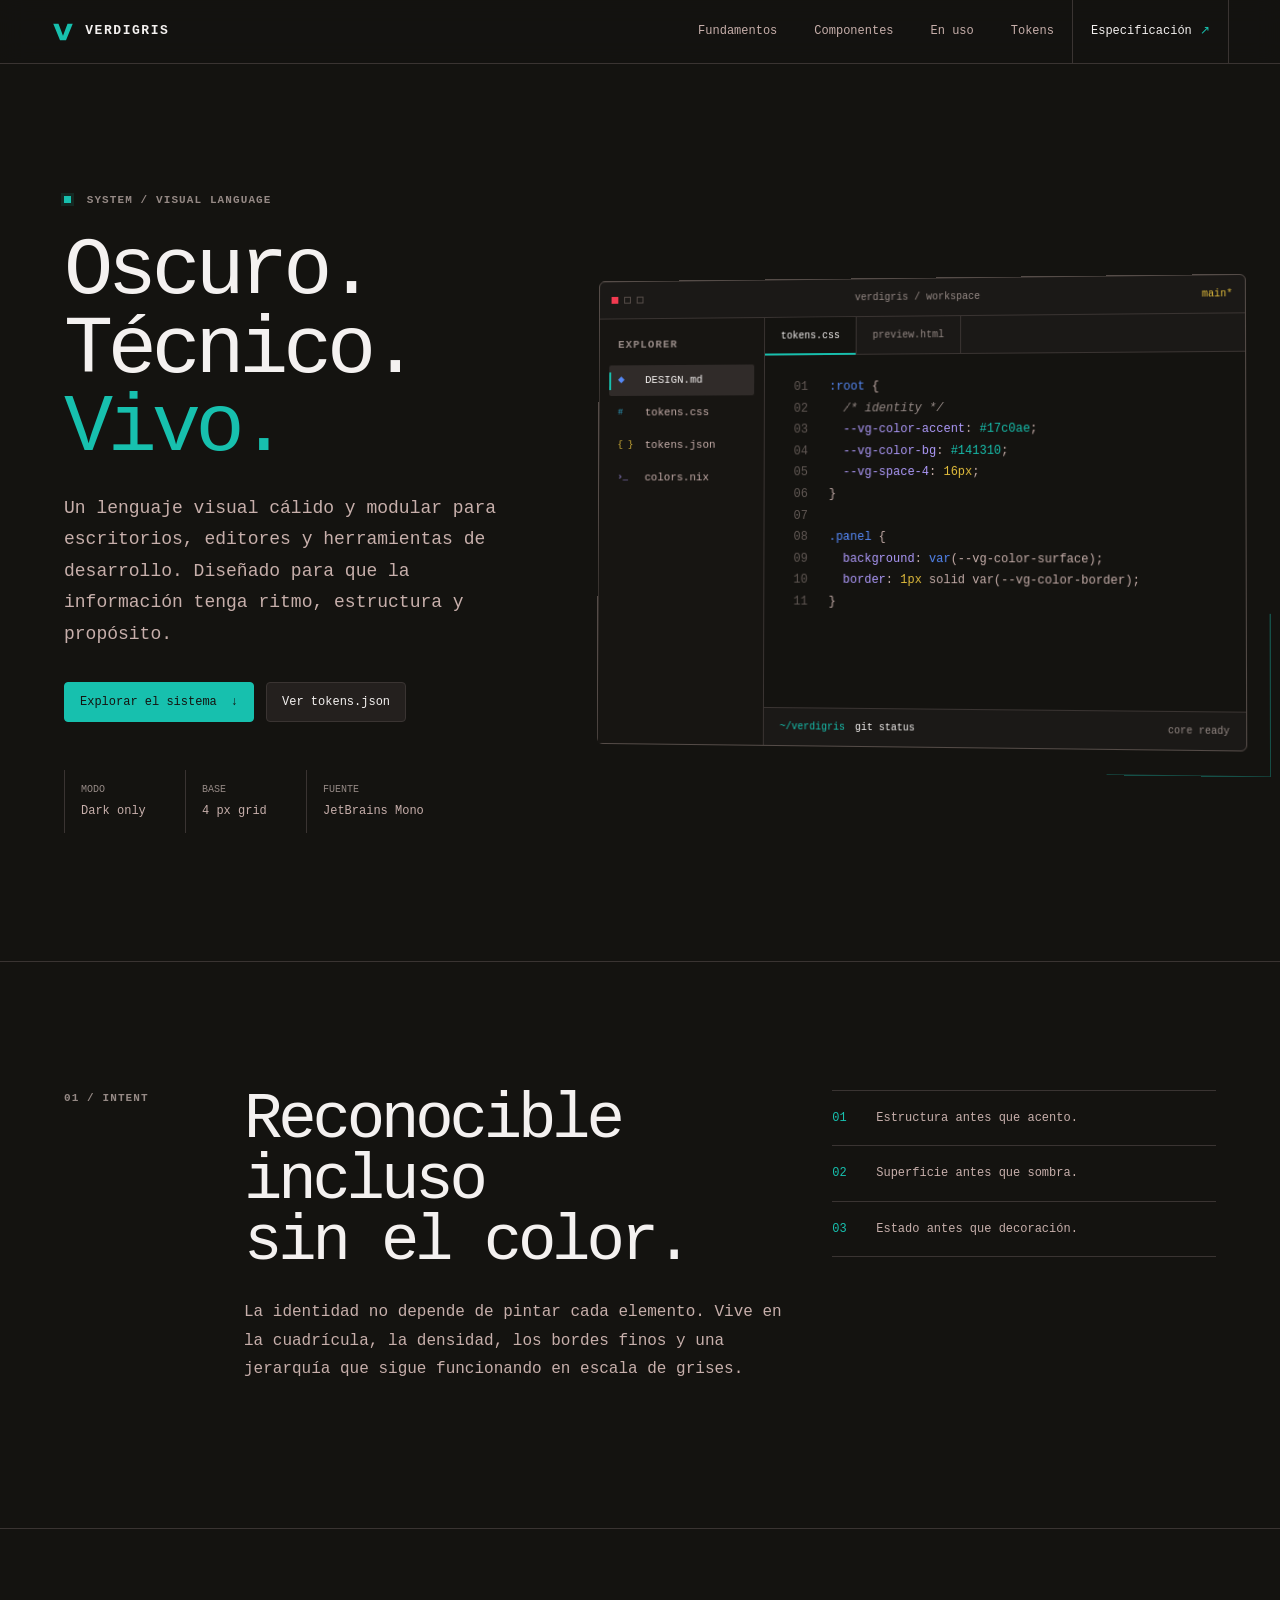
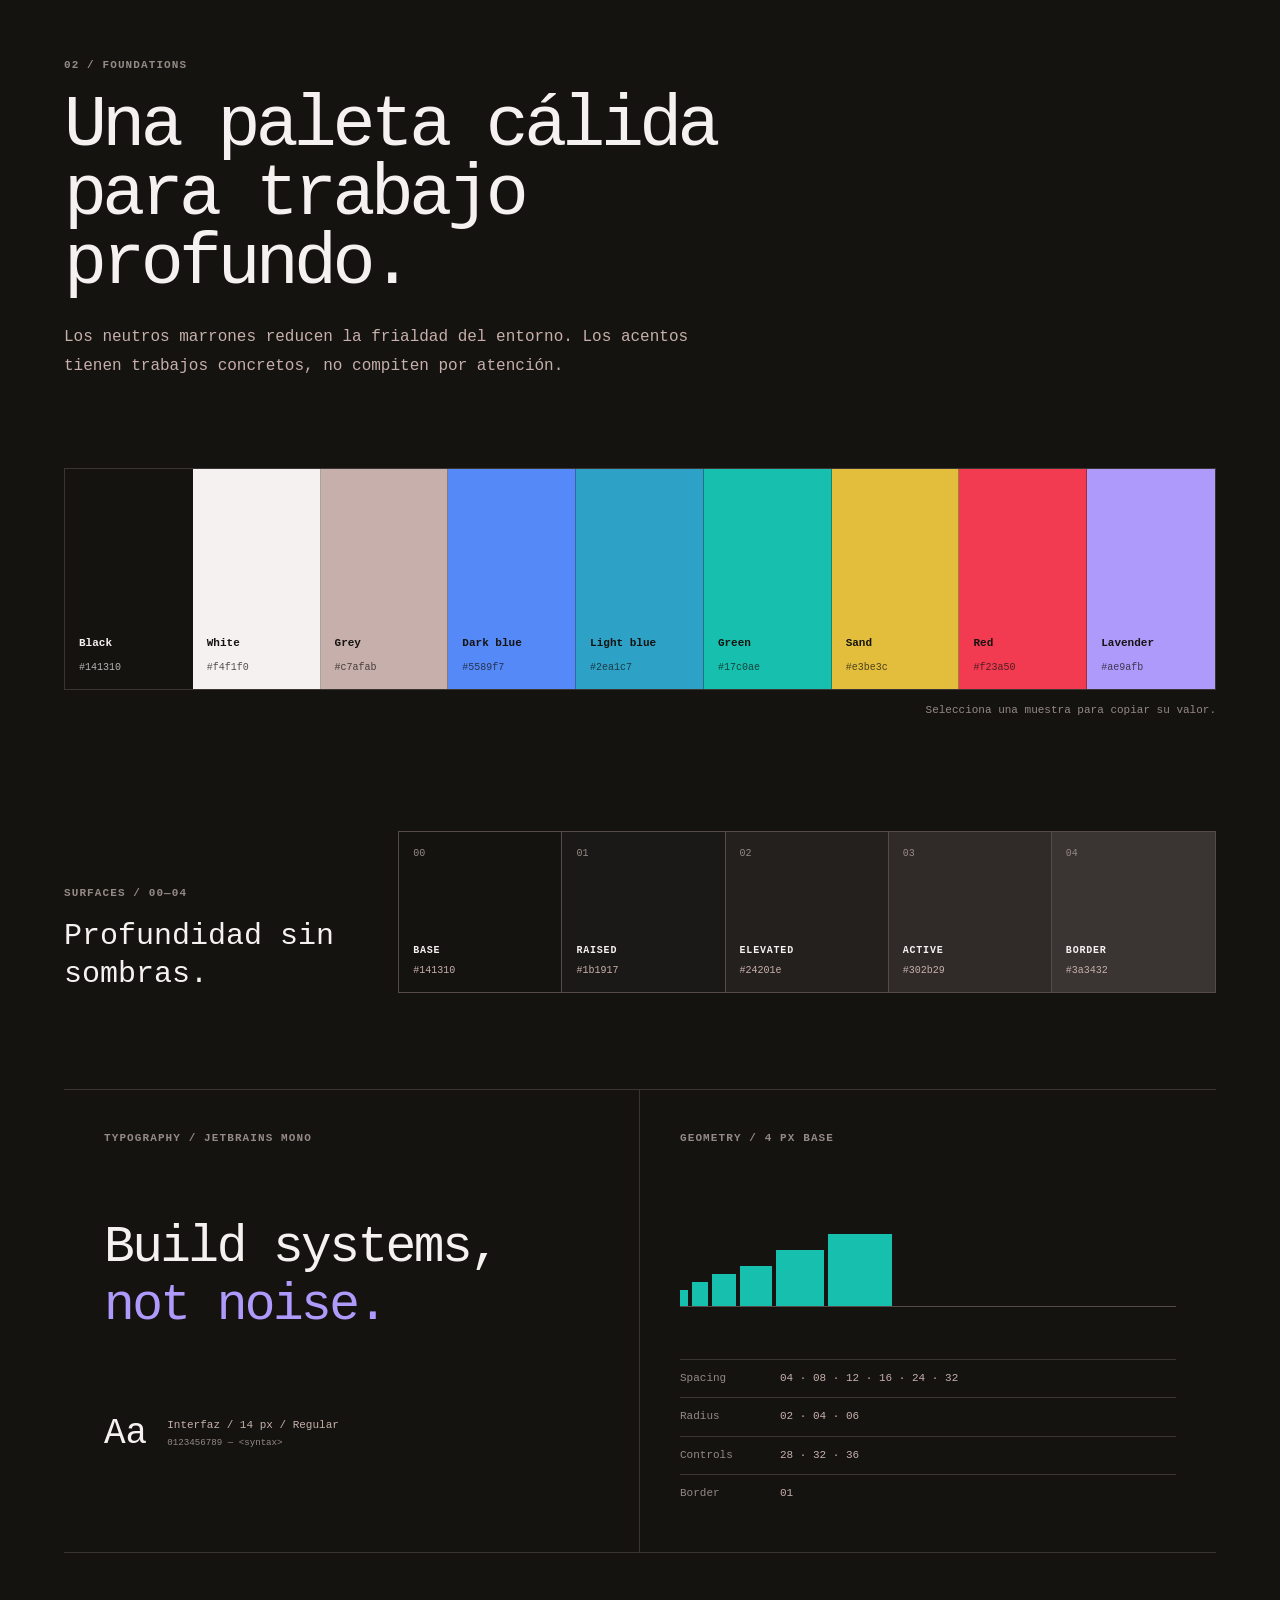
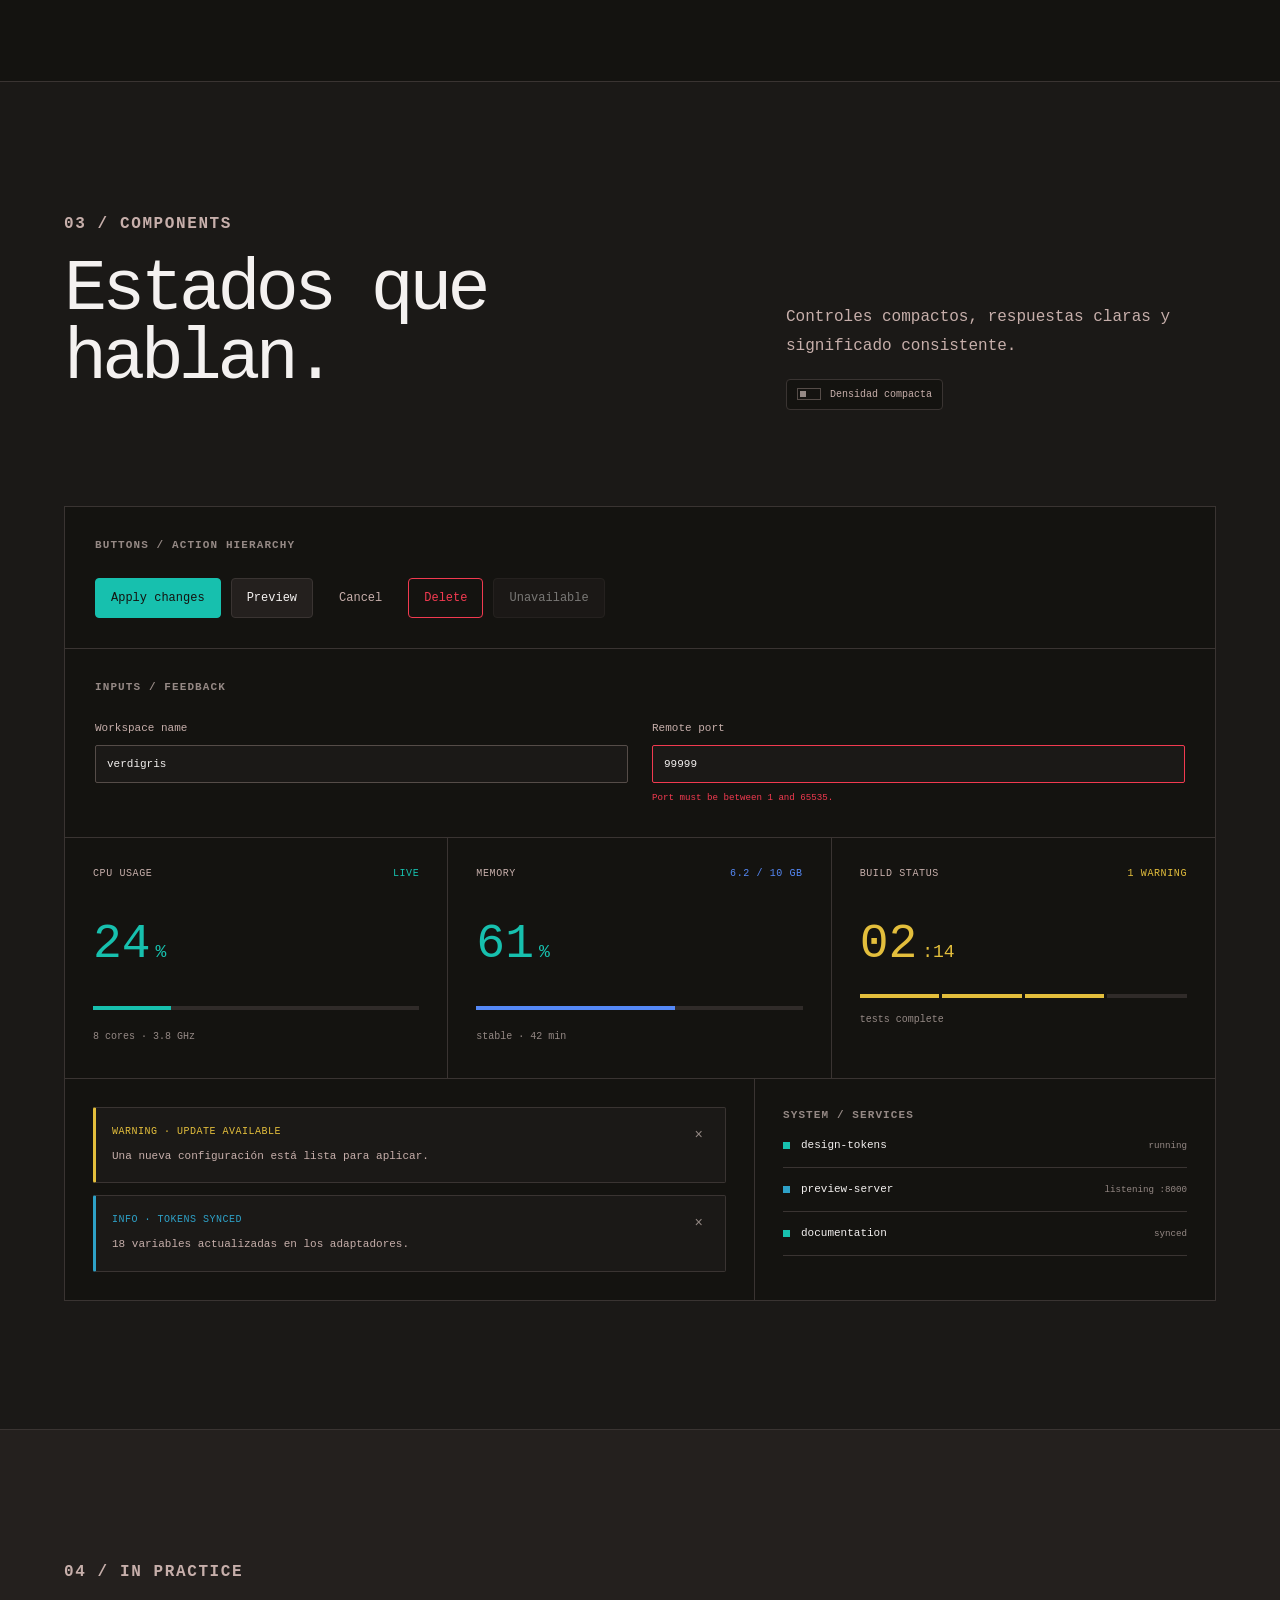
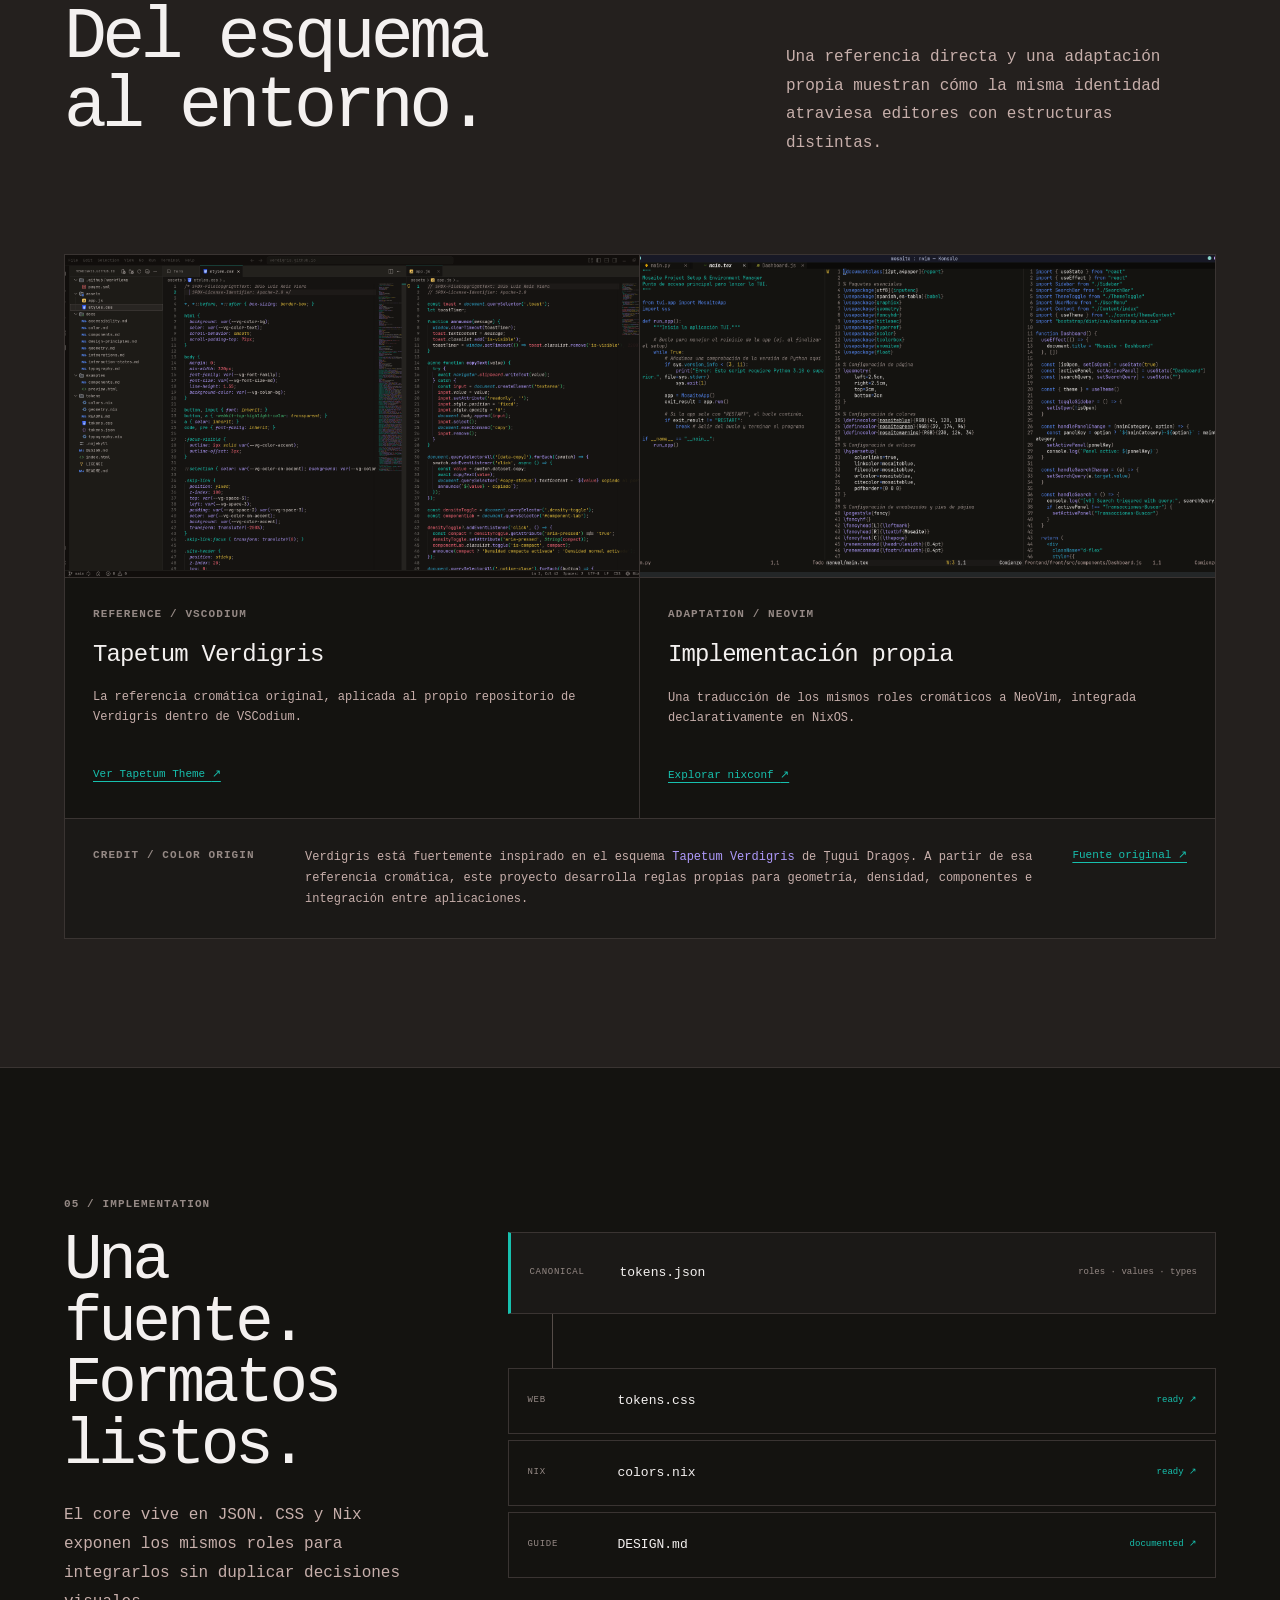
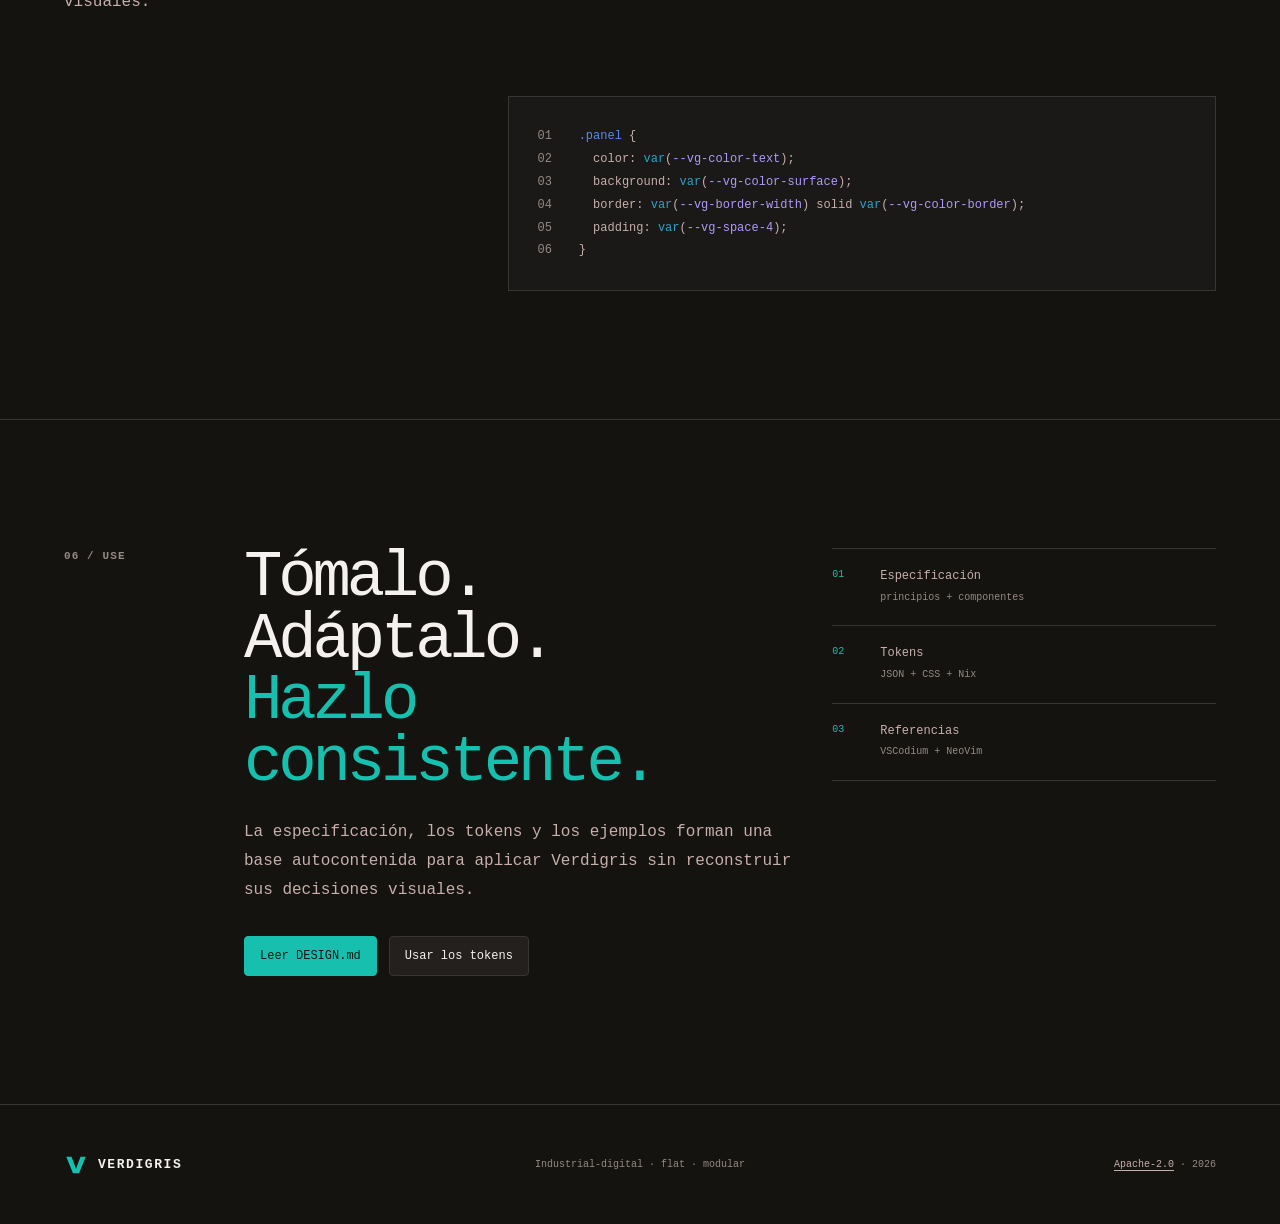
<file: index.html>
<!-- SPDX-FileCopyrightText: 2026 Luis Reis Viera
     SPDX-License-Identifier: Apache-2.0 -->

<!doctype html>
<html lang="es">
<head>
  <meta charset="utf-8">
  <meta name="viewport" content="width=device-width, initial-scale=1">
  <meta name="description" content="Verdigris: sistema de diseño oscuro, técnico, cálido y modular para herramientas de desarrollo.">
  <meta name="theme-color" content="#141310">
  <title>Verdigris — design system</title>
  <link rel="stylesheet" href="tokens/tokens.css">
  <link rel="stylesheet" href="assets/styles.css">
  <script src="assets/app.js" defer></script>
</head>
<body>
  <a class="skip-link" href="#main">Saltar al contenido</a>

  <header class="site-header">
    <a class="brand" href="#top" aria-label="Verdigris, inicio">
      <svg class="brand-mark" viewBox="0 0 32 32" aria-hidden="true">
        <path d="M3 5h7l6 16 6-16h7l-9 22h-8z" fill="currentColor"/>
      </svg>
      <span>VERDIGRIS</span>
    </a>
    <nav class="site-nav" aria-label="Navegación principal">
      <a href="#foundations">Fundamentos</a>
      <a href="#components">Componentes</a>
      <a href="#showcase">En uso</a>
      <a href="#tokens">Tokens</a>
      <a class="nav-source" href="DESIGN.md">Especificación <span aria-hidden="true">↗</span></a>
    </nav>
  </header>

  <main id="main">
    <section class="hero" id="top" aria-labelledby="hero-title">
      <div class="hero-copy">
        <p class="eyebrow"><span class="status-dot"></span> SYSTEM / VISUAL LANGUAGE</p>
        <h1 id="hero-title">Oscuro.<br>Técnico. <span>Vivo.</span></h1>
        <p class="hero-lede">Un lenguaje visual cálido y modular para escritorios, editores y herramientas de desarrollo. Diseñado para que la información tenga ritmo, estructura y propósito.</p>
        <div class="hero-actions">
          <a class="button button--primary" href="#foundations">Explorar el sistema <span aria-hidden="true">↓</span></a>
          <a class="button button--secondary" href="tokens/tokens.json">Ver tokens.json</a>
        </div>
        <dl class="hero-facts">
          <div><dt>Modo</dt><dd>Dark only</dd></div>
          <div><dt>Base</dt><dd>4 px grid</dd></div>
          <div><dt>Fuente</dt><dd>JetBrains Mono</dd></div>
        </dl>
      </div>

      <div class="workbench" aria-label="Vista de ejemplo de una herramienta Verdigris">
        <div class="workbench-bar">
          <span class="window-dots" aria-hidden="true"><i></i><i></i><i></i></span>
          <span>verdigris / workspace</span>
          <span>main*</span>
        </div>
        <div class="workbench-body">
          <aside class="workbench-files" aria-label="Archivos de ejemplo">
            <p class="mini-label">EXPLORER</p>
            <ul>
              <li class="is-active"><span>◆</span> DESIGN.md</li>
              <li><span>#</span> tokens.css</li>
              <li><span>{ }</span> tokens.json</li>
              <li><span>›_</span> colors.nix</li>
            </ul>
          </aside>
          <div class="workbench-code" aria-hidden="true">
            <div class="code-tabs"><span class="active">tokens.css</span><span>preview.html</span></div>
            <pre><span class="ln">01</span> <span class="syntax-blue">:root</span> {
<span class="ln">02</span>   <span class="syntax-muted">/* identity */</span>
<span class="ln">03</span>   <span class="syntax-lavender">--vg-color-accent</span>: <span class="syntax-green">#17c0ae</span>;
<span class="ln">04</span>   <span class="syntax-lavender">--vg-color-bg</span>: <span class="syntax-green">#141310</span>;
<span class="ln">05</span>   <span class="syntax-lavender">--vg-space-4</span>: <span class="syntax-sand">16px</span>;
<span class="ln">06</span> }
<span class="ln">07</span>
<span class="ln">08</span> <span class="syntax-blue">.panel</span> {
<span class="ln">09</span>   <span class="syntax-lavender">background</span>: <span class="syntax-blue">var</span>(--vg-color-surface);
<span class="ln">10</span>   <span class="syntax-lavender">border</span>: <span class="syntax-sand">1px</span> solid var(--vg-color-border);
<span class="ln">11</span> }</pre>
            <div class="terminal-line"><span>~/verdigris</span> <b>git status</b><i>core ready</i></div>
          </div>
        </div>
      </div>
    </section>

    <section class="manifesto ruled-section" aria-labelledby="manifesto-title">
      <p class="section-index">01 / INTENT</p>
      <div>
        <h2 id="manifesto-title">Reconocible incluso<br>sin el color.</h2>
        <p>La identidad no depende de pintar cada elemento. Vive en la cuadrícula, la densidad, los bordes finos y una jerarquía que sigue funcionando en escala de grises.</p>
      </div>
      <div class="principle-list">
        <p><span>01</span> Estructura antes que acento.</p>
        <p><span>02</span> Superficie antes que sombra.</p>
        <p><span>03</span> Estado antes que decoración.</p>
      </div>
    </section>

    <section class="section" id="foundations" aria-labelledby="foundations-title">
      <div class="section-heading">
        <p class="section-index">02 / FOUNDATIONS</p>
        <h2 id="foundations-title">Una paleta cálida<br>para trabajo profundo.</h2>
        <p>Los neutros marrones reducen la frialdad del entorno. Los acentos tienen trabajos concretos, no compiten por atención.</p>
      </div>

      <div class="palette" aria-label="Paleta principal">
        <button class="swatch swatch--black" data-copy="#141310"><span>Black</span><code>#141310</code></button>
        <button class="swatch swatch--white" data-copy="#f4f1f0"><span>White</span><code>#f4f1f0</code></button>
        <button class="swatch swatch--grey" data-copy="#c7afab"><span>Grey</span><code>#c7afab</code></button>
        <button class="swatch swatch--darkblue" data-copy="#5589f7"><span>Dark blue</span><code>#5589f7</code></button>
        <button class="swatch swatch--lightblue" data-copy="#2ea1c7"><span>Light blue</span><code>#2ea1c7</code></button>
        <button class="swatch swatch--green" data-copy="#17c0ae"><span>Green</span><code>#17c0ae</code></button>
        <button class="swatch swatch--sand" data-copy="#e3be3c"><span>Sand</span><code>#e3be3c</code></button>
        <button class="swatch swatch--red" data-copy="#f23a50"><span>Red</span><code>#f23a50</code></button>
        <button class="swatch swatch--lavender" data-copy="#ae9afb"><span>Lavender</span><code>#ae9afb</code></button>
      </div>
      <p class="copy-hint" aria-live="polite" id="copy-status">Selecciona una muestra para copiar su valor.</p>

      <div class="surface-section">
        <div class="subheading">
          <p class="mini-label">SURFACES / 00—04</p>
          <h3>Profundidad sin sombras.</h3>
        </div>
        <div class="surface-stack" aria-label="Escala de superficies">
          <div class="surface surface--0"><span>00</span><b>BASE</b><code>#141310</code></div>
          <div class="surface surface--1"><span>01</span><b>RAISED</b><code>#1b1917</code></div>
          <div class="surface surface--2"><span>02</span><b>ELEVATED</b><code>#24201e</code></div>
          <div class="surface surface--3"><span>03</span><b>ACTIVE</b><code>#302b29</code></div>
          <div class="surface surface--4"><span>04</span><b>BORDER</b><code>#3a3432</code></div>
        </div>
      </div>

      <div class="type-geometry">
        <div class="type-specimen">
          <p class="mini-label">TYPOGRAPHY / JETBRAINS MONO</p>
          <p class="type-display">Build systems,<br><span>not noise.</span></p>
          <div class="type-row"><span>Aa</span><p>Interfaz / 14 px / Regular<br><small>0123456789 — &lt;syntax&gt;</small></p></div>
        </div>
        <div class="geometry-specimen">
          <p class="mini-label">GEOMETRY / 4 PX BASE</p>
          <div class="spacing-ruler" aria-hidden="true"><i></i><i></i><i></i><i></i><i></i><i></i></div>
          <dl>
            <div><dt>Spacing</dt><dd>04 · 08 · 12 · 16 · 24 · 32</dd></div>
            <div><dt>Radius</dt><dd>02 · 04 · 06</dd></div>
            <div><dt>Controls</dt><dd>28 · 32 · 36</dd></div>
            <div><dt>Border</dt><dd>01</dd></div>
          </dl>
        </div>
      </div>
    </section>

    <section class="section components-section" id="components" aria-labelledby="components-title">
      <div class="section-heading section-heading--row">
        <div>
          <p class="section-index">03 / COMPONENTS</p>
          <h2 id="components-title">Estados que hablan.</h2>
        </div>
        <div>
          <p>Controles compactos, respuestas claras y significado consistente.</p>
          <button class="density-toggle" type="button" aria-pressed="false"><span></span> Densidad compacta</button>
        </div>
      </div>

      <div class="component-lab" id="component-lab">
        <div class="lab-block lab-buttons">
          <p class="mini-label">BUTTONS / ACTION HIERARCHY</p>
          <div class="button-row">
            <button class="button button--primary demo-action" type="button">Apply changes</button>
            <button class="button button--secondary" type="button">Preview</button>
            <button class="button button--ghost" type="button">Cancel</button>
            <button class="button button--danger" type="button">Delete</button>
            <button class="button button--secondary" type="button" disabled>Unavailable</button>
          </div>
        </div>

        <div class="lab-block lab-form">
          <p class="mini-label">INPUTS / FEEDBACK</p>
          <div class="field-grid">
            <label class="field"><span>Workspace name</span><input value="verdigris" autocomplete="off"></label>
            <label class="field field--error"><span>Remote port</span><input value="99999" aria-invalid="true" aria-describedby="port-error" inputmode="numeric"><small id="port-error">Port must be between 1 and 65535.</small></label>
          </div>
        </div>

        <div class="lab-metrics">
          <article class="metric"><p>CPU USAGE <span>LIVE</span></p><strong>24<small>%</small></strong><progress value="24" max="100">24%</progress><footer>8 cores · 3.8 GHz</footer></article>
          <article class="metric"><p>MEMORY <span class="blue">6.2 / 10 GB</span></p><strong class="blue-text">61<small>%</small></strong><progress class="progress-blue" value="61" max="100">61%</progress><footer>stable · 42 min</footer></article>
          <article class="metric"><p>BUILD STATUS <span class="warning-text">1 WARNING</span></p><strong class="warning-text">02<small>:14</small></strong><div class="build-steps" aria-label="Tres de cuatro etapas completas"><i></i><i></i><i></i><i></i></div><footer>tests complete</footer></article>
        </div>

        <div class="lab-bottom">
          <div class="notices">
            <aside class="notice notice--warning" role="status">
              <div><p>WARNING · UPDATE AVAILABLE</p><span>Una nueva configuración está lista para aplicar.</span></div>
              <button type="button" class="notice-close" aria-label="Cerrar aviso">×</button>
            </aside>
            <aside class="notice notice--info" role="status">
              <div><p>INFO · TOKENS SYNCED</p><span>18 variables actualizadas en los adaptadores.</span></div>
              <button type="button" class="notice-close" aria-label="Cerrar aviso">×</button>
            </aside>
          </div>
          <div class="state-list">
            <p class="mini-label">SYSTEM / SERVICES</p>
            <div><span class="indicator indicator--ok"></span><b>design-tokens</b><small>running</small></div>
            <div><span class="indicator indicator--info"></span><b>preview-server</b><small>listening :8000</small></div>
            <div><span class="indicator indicator--ok"></span><b>documentation</b><small>synced</small></div>
          </div>
        </div>
      </div>
    </section>

    <section class="section showcase-section" id="showcase" aria-labelledby="showcase-title">
      <div class="section-heading section-heading--row">
        <div>
          <p class="section-index">04 / IN PRACTICE</p>
          <h2 id="showcase-title">Del esquema<br>al entorno.</h2>
        </div>
        <div>
          <p>Una referencia directa y una adaptación propia muestran cómo la misma identidad atraviesa editores con estructuras distintas.</p>
        </div>
      </div>

      <div class="showcase-grid">
        <figure class="showcase-card">
          <a class="screenshot-link" href="assets/screenshots/VSCodium.png" target="_blank" rel="noopener" aria-label="Abrir captura de VSCodium a tamaño completo">
            <img src="assets/screenshots/VSCodium.png" width="1920" height="1080" loading="lazy" decoding="async" alt="VSCodium con tres paneles: explorador de archivos y código CSS y JavaScript usando el esquema Tapetum Verdigris">
            <span>Ampliar <span aria-hidden="true">↗</span></span>
          </a>
          <figcaption>
            <p class="mini-label">REFERENCE / VSCODIUM</p>
            <h3>Tapetum Verdigris</h3>
            <p>La referencia cromática original, aplicada al propio repositorio de Verdigris dentro de VSCodium.</p>
            <a href="https://marketplace.visualstudio.com/items?itemName=tuguidragos.tapetum" target="_blank" rel="noopener">Ver Tapetum Theme <span aria-hidden="true">↗</span></a>
          </figcaption>
        </figure>

        <figure class="showcase-card">
          <a class="screenshot-link" href="assets/screenshots/NeoVim.png" target="_blank" rel="noopener" aria-label="Abrir captura de NeoVim a tamaño completo">
            <img src="assets/screenshots/NeoVim.png" width="1920" height="1080" loading="lazy" decoding="async" alt="NeoVim en Konsole con tres paneles de código Python, LaTeX y JavaScript usando una adaptación propia de Verdigris">
            <span>Ampliar <span aria-hidden="true">↗</span></span>
          </a>
          <figcaption>
            <p class="mini-label">ADAPTATION / NEOVIM</p>
            <h3>Implementación propia</h3>
            <p>Una traducción de los mismos roles cromáticos a NeoVim, integrada declarativamente en NixOS.</p>
            <a href="https://github.com/luantorv/nixconf" target="_blank" rel="noopener">Explorar nixconf <span aria-hidden="true">↗</span></a>
          </figcaption>
        </figure>
      </div>

      <aside class="inspiration-note" aria-label="Crédito de inspiración">
        <p class="mini-label">CREDIT / COLOR ORIGIN</p>
        <p>Verdigris está fuertemente inspirado en el esquema <strong>Tapetum Verdigris</strong> de Țugui Dragoș. A partir de esa referencia cromática, este proyecto desarrolla reglas propias para geometría, densidad, componentes e integración entre aplicaciones.</p>
        <a href="https://marketplace.visualstudio.com/items?itemName=tuguidragos.tapetum" target="_blank" rel="noopener">Fuente original <span aria-hidden="true">↗</span></a>
      </aside>
    </section>

    <section class="section token-section" id="tokens" aria-labelledby="tokens-title">
      <div class="section-heading">
        <p class="section-index">05 / IMPLEMENTATION</p>
        <h2 id="tokens-title">Una fuente.<br>Formatos listos.</h2>
        <p>El core vive en JSON. CSS y Nix exponen los mismos roles para integrarlos sin duplicar decisiones visuales.</p>
      </div>
      <div class="token-flow">
        <div class="token-source"><span>CANONICAL</span><b>tokens.json</b><small>roles · values · types</small></div>
        <div class="flow-lines" aria-hidden="true"><i></i><i></i><i></i></div>
        <div class="token-targets">
          <a href="tokens/tokens.css"><span>WEB</span><b>tokens.css</b><small>ready ↗</small></a>
          <a href="tokens/colors.nix"><span>NIX</span><b>colors.nix</b><small>ready ↗</small></a>
          <a href="DESIGN.md"><span>GUIDE</span><b>DESIGN.md</b><small>documented ↗</small></a>
        </div>
      </div>
      <pre class="code-sample"><span>01</span> <em>.panel</em> {
<span>02</span>   color: <b>var</b>(<i>--vg-color-text</i>);
<span>03</span>   background: <b>var</b>(<i>--vg-color-surface</i>);
<span>04</span>   border: <b>var</b>(<i>--vg-border-width</i>) solid <b>var</b>(<i>--vg-color-border</i>);
<span>05</span>   padding: <b>var</b>(<i>--vg-space-4</i>);
<span>06</span> }</pre>
    </section>

    <section class="closing ruled-section" aria-labelledby="closing-title">
      <p class="section-index">06 / USE</p>
      <div>
        <h2 id="closing-title">Tómalo. Adáptalo.<br><span>Hazlo consistente.</span></h2>
        <p>La especificación, los tokens y los ejemplos forman una base autocontenida para aplicar Verdigris sin reconstruir sus decisiones visuales.</p>
        <div class="hero-actions">
          <a class="button button--primary" href="DESIGN.md">Leer DESIGN.md</a>
          <a class="button button--secondary" href="tokens/tokens.json">Usar los tokens</a>
        </div>
      </div>
      <ul class="system-inventory">
        <li><span>01</span><div><b>Especificación</b><small>principios + componentes</small></div></li>
        <li><span>02</span><div><b>Tokens</b><small>JSON + CSS + Nix</small></div></li>
        <li><span>03</span><div><b>Referencias</b><small>VSCodium + NeoVim</small></div></li>
      </ul>
    </section>
  </main>

  <footer class="site-footer">
    <a class="brand" href="#top"><svg class="brand-mark" viewBox="0 0 32 32" aria-hidden="true"><path d="M3 5h7l6 16 6-16h7l-9 22h-8z" fill="currentColor"/></svg><span>VERDIGRIS</span></a>
    <p>Industrial-digital · flat · modular</p>
    <p><a href="LICENSE">Apache-2.0</a> · 2026</p>
  </footer>

  <div class="toast" role="status" aria-live="polite" aria-atomic="true"></div>
</body>
</html>
</file>
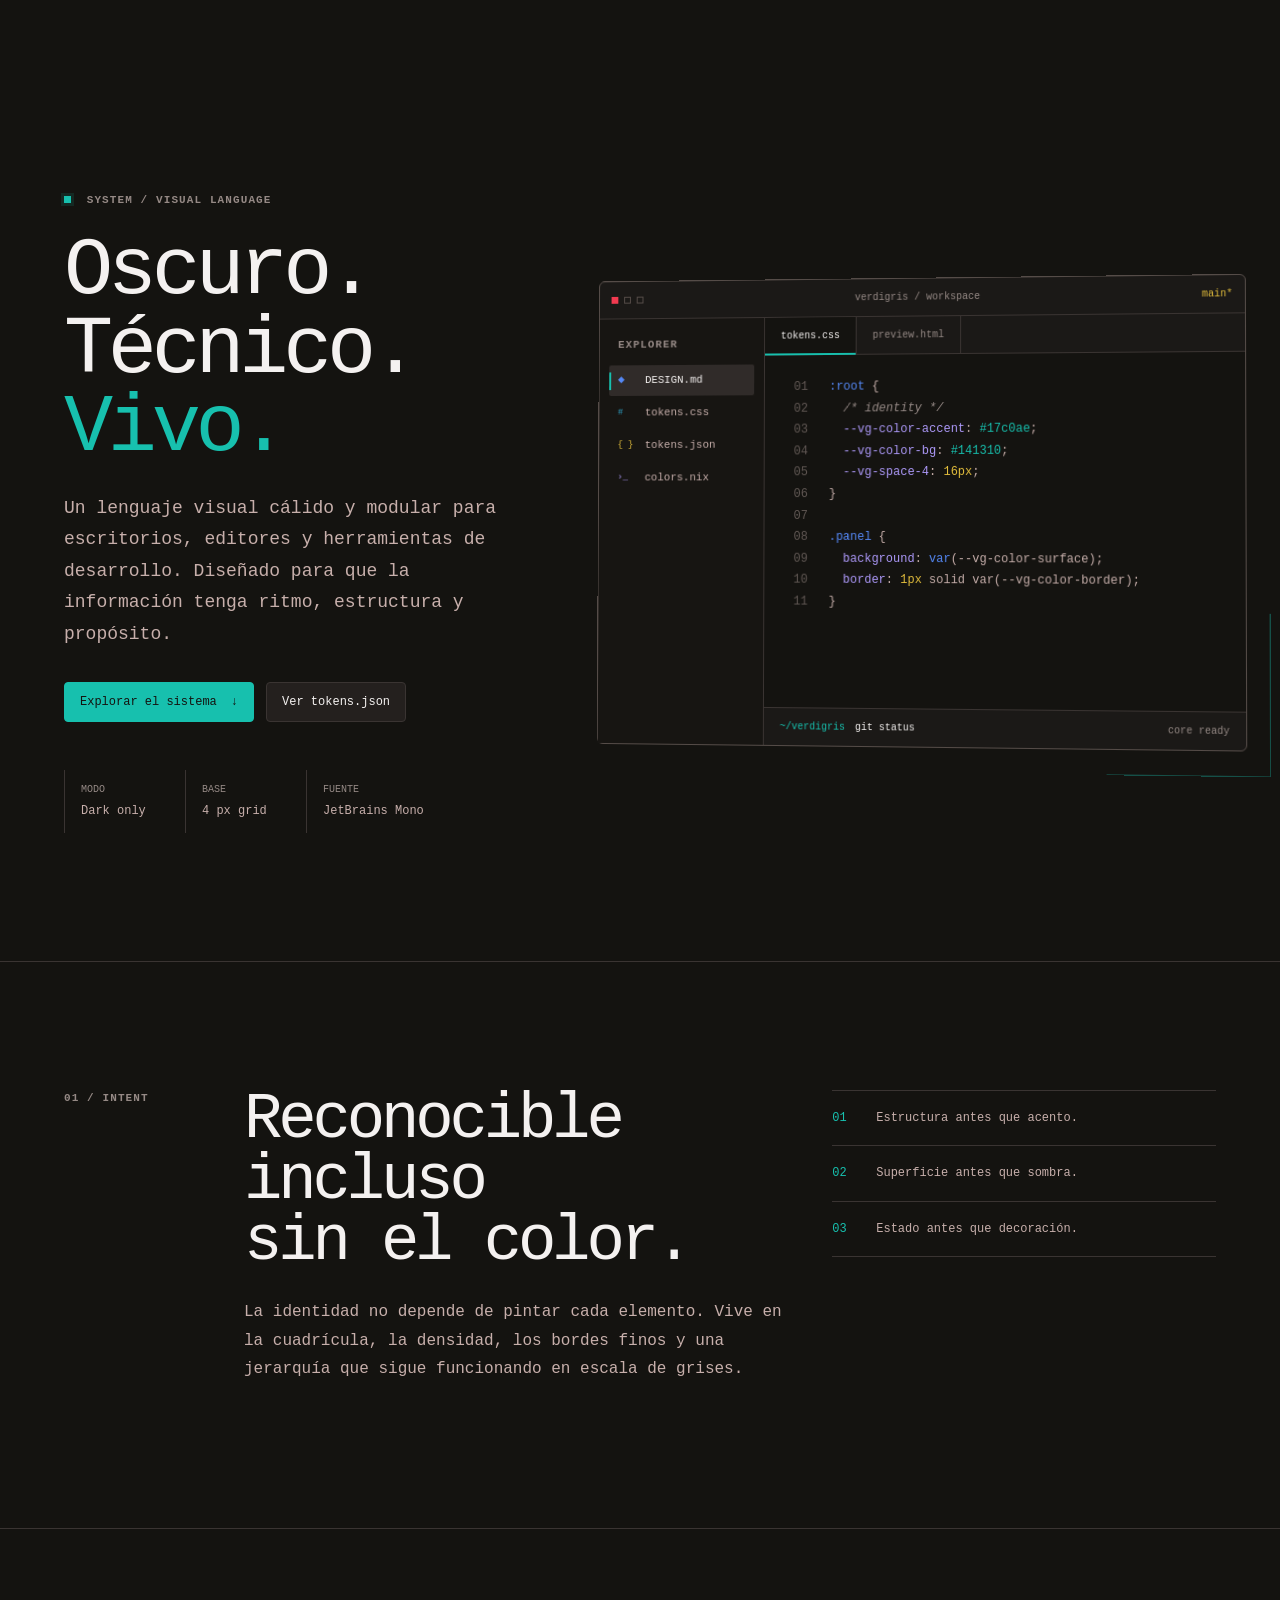
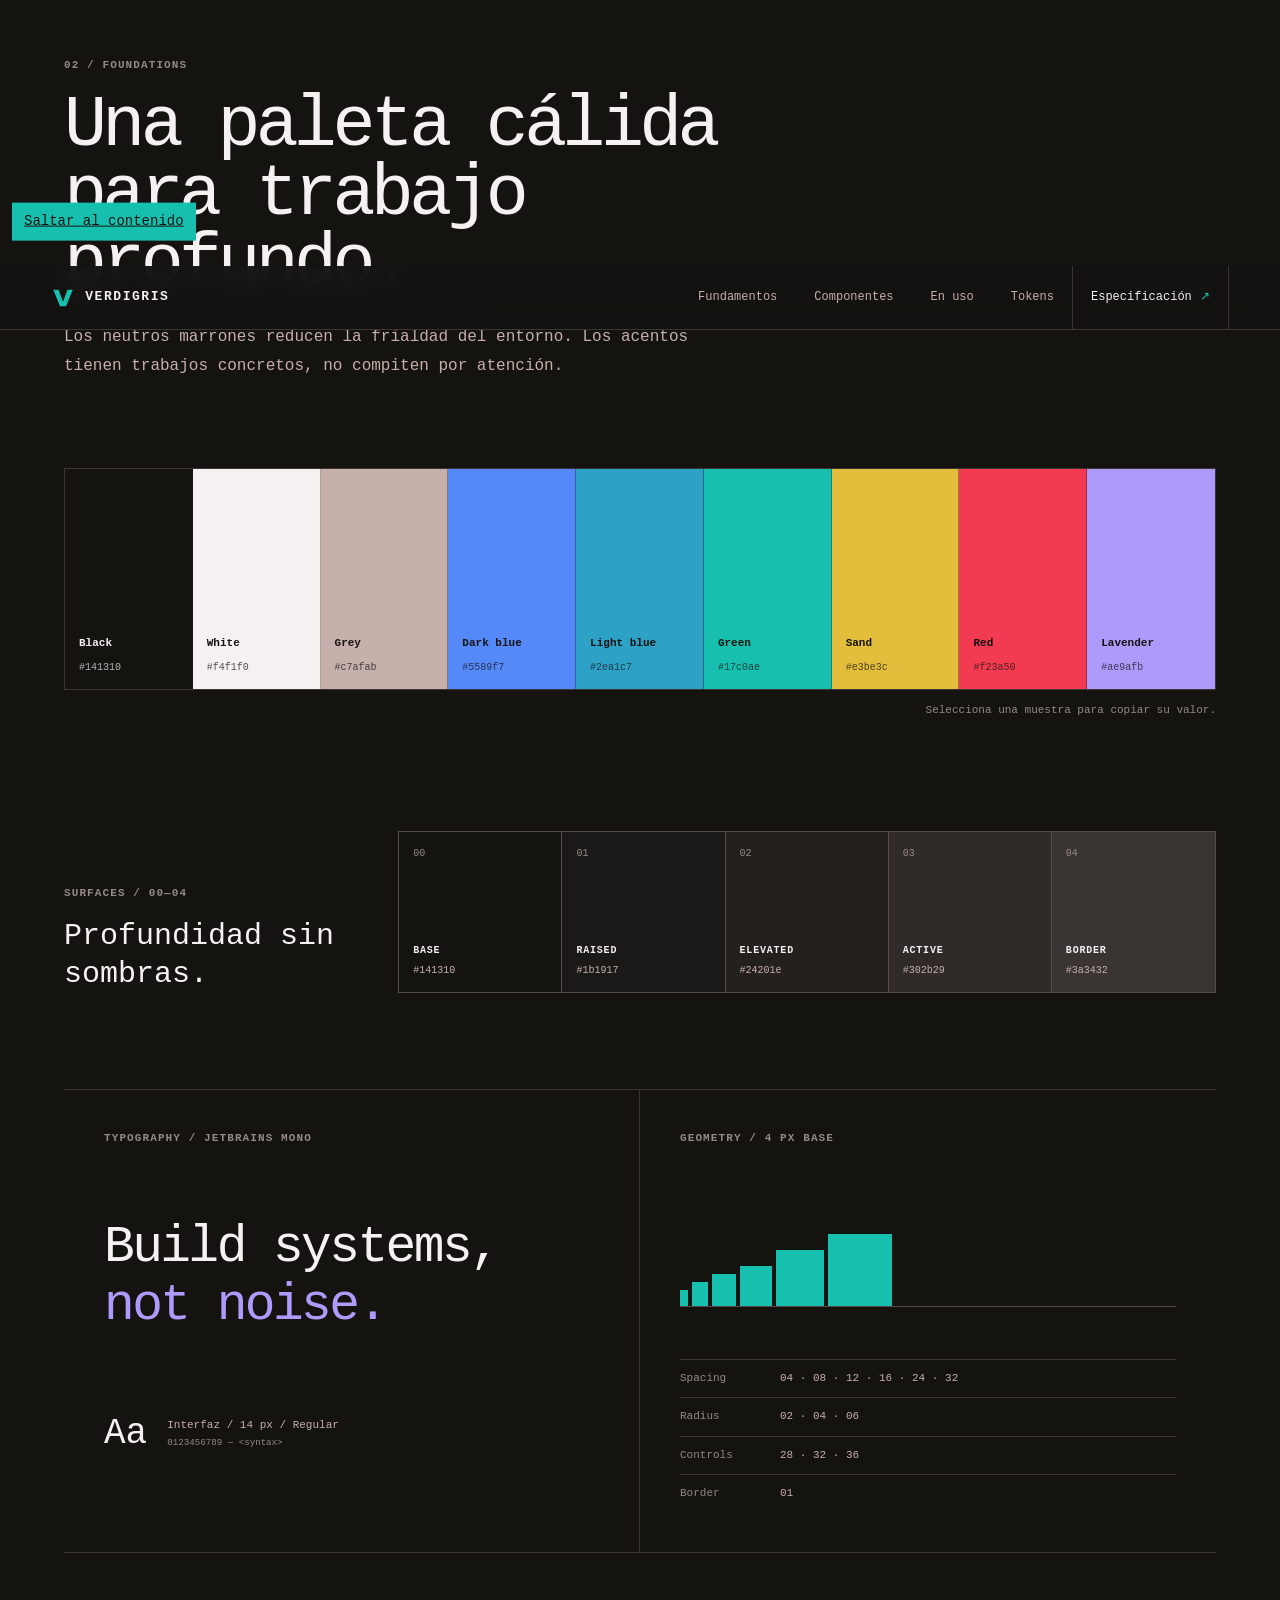
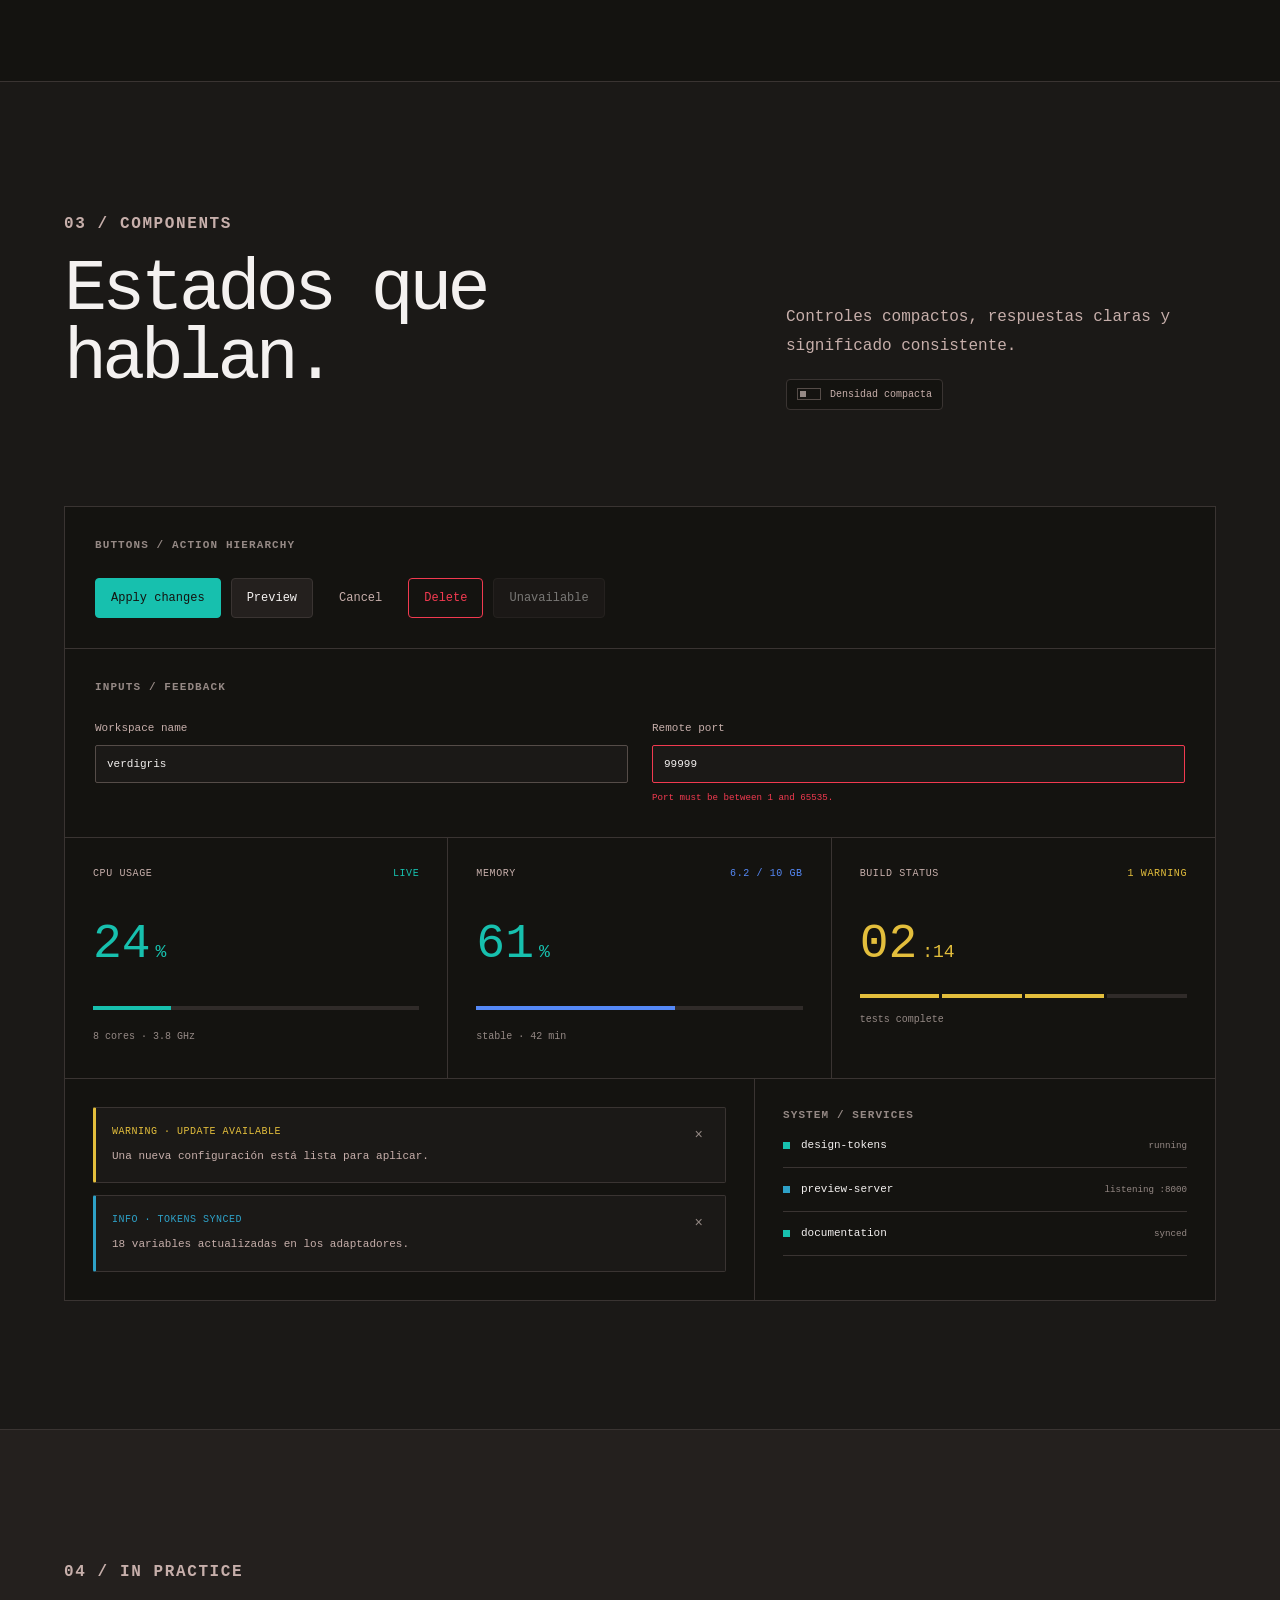
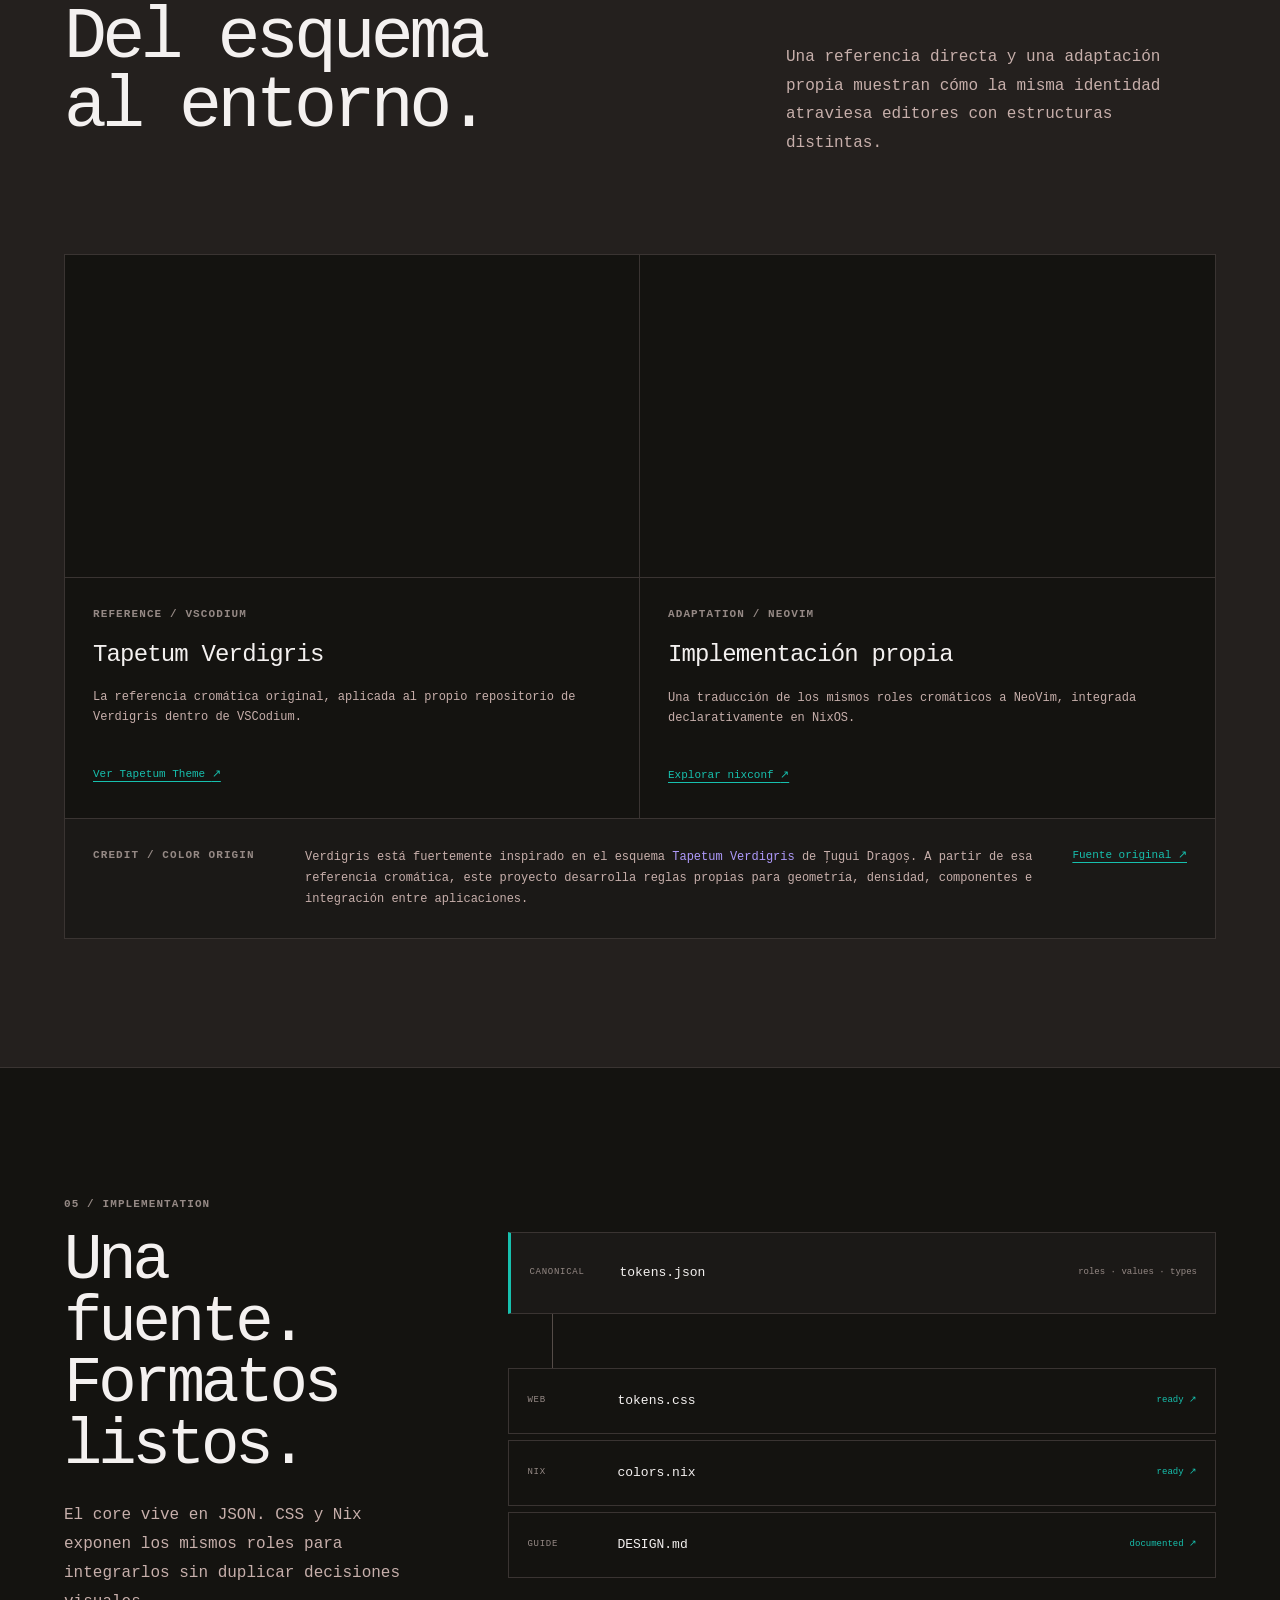
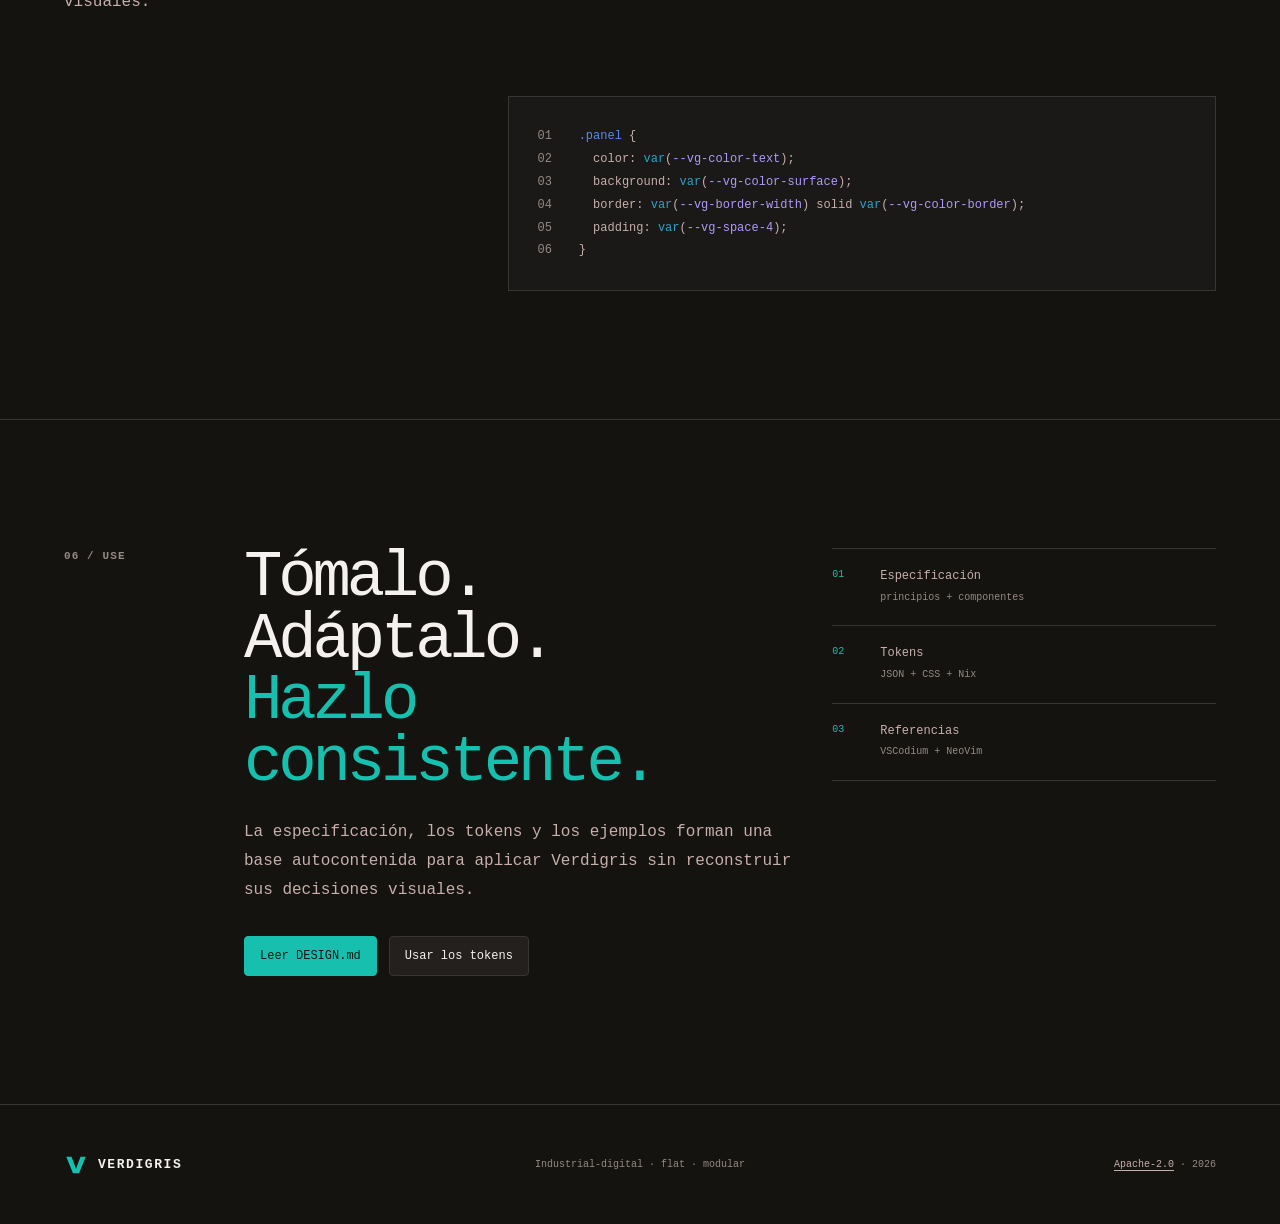
<file: examples/preview.html>
<!-- SPDX-FileCopyrightText: 2026 Luis Reis Viera
     SPDX-License-Identifier: Apache-2.0 -->

<!doctype html>
<html lang="es">
<head>
  <meta charset="utf-8">
  <meta name="viewport" content="width=device-width, initial-scale=1">
  <meta http-equiv="refresh" content="0; url=../index.html#components">
  <title>Verdigris · Component preview</title>
</head>
<body>
  <p>El catálogo se trasladó a <a href="../index.html#components">la demostración principal</a>.</p>
</body>
</html>
</file>
<file: tokens/tokens.css>
/* SPDX-FileCopyrightText: 2026 Luis Reis Viera
   SPDX-License-Identifier: Apache-2.0 */

:root {
  color-scheme: dark;

  --vg-palette-black: #141310;
  --vg-palette-white: #f4f1f0;
  --vg-palette-grey: #c7afab;
  --vg-palette-dark-blue: #5589f7;
  --vg-palette-light-blue: #2ea1c7;
  --vg-palette-green: #17c0ae;
  --vg-palette-sand: #e3be3c;
  --vg-palette-red: #f23a50;
  --vg-palette-lavender: #ae9afb;

  --vg-color-bg: #141310;
  --vg-color-surface: #1b1917;
  --vg-color-surface-raised: #24201e;
  --vg-color-surface-active: #302b29;
  --vg-color-border: #3a3432;
  --vg-color-border-strong: #554c48;
  --vg-color-text: #f4f1f0;
  --vg-color-text-muted: #c7afab;
  --vg-color-text-subtle: #958985;
  --vg-color-accent: #17c0ae;
  --vg-color-on-accent: #141310;
  --vg-color-info: #2ea1c7;
  --vg-color-structure: #5589f7;
  --vg-color-warning: #e3be3c;
  --vg-color-danger: #f23a50;
  --vg-color-highlight: #ae9afb;

  --vg-space-1: 4px;
  --vg-space-2: 8px;
  --vg-space-3: 12px;
  --vg-space-4: 16px;
  --vg-space-6: 24px;
  --vg-space-8: 32px;
  --vg-space-12: 48px;
  --vg-space-16: 64px;

  --vg-radius-sm: 2px;
  --vg-radius-md: 4px;
  --vg-radius-lg: 6px;
  --vg-border-width: 1px;

  --vg-control-sm: 28px;
  --vg-control-md: 32px;
  --vg-control-lg: 36px;
  --vg-icon-sm: 16px;
  --vg-icon-md: 20px;
  --vg-icon-lg: 24px;

  --vg-font-family: "JetBrains Mono", "Cascadia Code", "SFMono-Regular", Consolas, monospace;
  --vg-font-size-xs: 11px;
  --vg-font-size-sm: 12px;
  --vg-font-size-md: 14px;
  --vg-font-size-lg: 16px;
  --vg-font-size-xl: 20px;
  --vg-font-size-2xl: 24px;
  --vg-font-size-metric: 28px;
  --vg-font-weight-regular: 400;
  --vg-font-weight-medium: 500;
  --vg-font-weight-semibold: 600;

  --vg-motion-fast: 100ms;
  --vg-motion-normal: 140ms;
  --vg-motion-slow: 160ms;
  --vg-motion-ease: cubic-bezier(.2, .8, .2, 1);
}
</file>
<file: assets/styles.css>
/* SPDX-FileCopyrightText: 2026 Luis Reis Viera
   SPDX-License-Identifier: Apache-2.0 */

*, *::before, *::after { box-sizing: border-box; }

html {
  background: var(--vg-color-bg);
  color: var(--vg-color-text);
  scroll-behavior: smooth;
  scroll-padding-top: 72px;
}

body {
  margin: 0;
  min-width: 320px;
  font-family: var(--vg-font-family);
  font-size: var(--vg-font-size-md);
  line-height: 1.55;
  background-color: var(--vg-color-bg);
}

button, input { font: inherit; }
button, a { -webkit-tap-highlight-color: transparent; }
a { color: inherit; }
code, pre { font-family: inherit; }

:focus-visible {
  outline: 2px solid var(--vg-color-accent);
  outline-offset: 3px;
}

::selection { color: var(--vg-color-on-accent); background: var(--vg-color-accent); }

.skip-link {
  position: fixed;
  z-index: 100;
  top: var(--vg-space-3);
  left: var(--vg-space-3);
  padding: var(--vg-space-2) var(--vg-space-3);
  color: var(--vg-color-on-accent);
  background: var(--vg-color-accent);
  transform: translateY(-200%);
}
.skip-link:focus { transform: translateY(0); }

.site-header {
  position: sticky;
  z-index: 20;
  top: 0;
  display: flex;
  min-height: 64px;
  align-items: center;
  justify-content: space-between;
  padding: 0 clamp(16px, 4vw, 64px);
  border-bottom: 1px solid var(--vg-color-border);
  background: rgba(20, 19, 16, .94);
  backdrop-filter: blur(12px);
}

.brand {
  display: inline-flex;
  align-items: center;
  gap: 10px;
  color: var(--vg-color-text);
  font-size: 13px;
  font-weight: var(--vg-font-weight-semibold);
  letter-spacing: .12em;
  text-decoration: none;
}

.brand-mark { width: 24px; height: 24px; color: var(--vg-color-accent); }

.site-nav { display: flex; align-items: stretch; align-self: stretch; }
.site-nav a {
  display: inline-flex;
  align-items: center;
  padding: 0 18px;
  border-left: 1px solid transparent;
  color: var(--vg-color-text-muted);
  font-size: 12px;
  text-decoration: none;
  transition: color var(--vg-motion-normal) var(--vg-motion-ease), background var(--vg-motion-normal) var(--vg-motion-ease);
}
.site-nav a:hover { color: var(--vg-color-text); background: var(--vg-color-surface); }
.site-nav a[aria-current="true"] { color: var(--vg-color-accent); }
.site-nav .nav-source { border-inline: 1px solid var(--vg-color-border); color: var(--vg-color-text); }
.site-nav .nav-source span { margin-left: 8px; color: var(--vg-color-accent); }

.hero {
  display: grid;
  min-height: min(820px, calc(100vh - 64px));
  grid-template-columns: minmax(320px, .84fr) minmax(520px, 1.16fr);
  align-items: center;
  gap: clamp(32px, 6vw, 96px);
  max-width: 1500px;
  margin: auto;
  padding: clamp(64px, 10vw, 128px) clamp(20px, 5vw, 80px);
  overflow: hidden;
}

.hero-copy { position: relative; z-index: 1; }
.eyebrow, .section-index, .mini-label {
  margin: 0;
  color: var(--vg-color-text-subtle);
  font-size: var(--vg-font-size-xs);
  font-weight: var(--vg-font-weight-semibold);
  letter-spacing: .1em;
}
.status-dot { display: inline-block; width: 7px; height: 7px; margin-right: 8px; background: var(--vg-color-accent); outline: 3px solid rgba(23, 192, 174, .12); }

.hero h1, .section-heading h2, .manifesto h2, .closing h2 {
  margin: 24px 0;
  font-size: clamp(46px, 6.4vw, 92px);
  font-weight: var(--vg-font-weight-medium);
  letter-spacing: -.065em;
  line-height: .96;
}
.hero h1 span, .closing h2 span { color: var(--vg-color-accent); }
.hero-lede { max-width: 610px; margin: 0; color: var(--vg-color-text-muted); font-size: clamp(15px, 1.5vw, 18px); line-height: 1.75; }

.hero-actions { display: flex; flex-wrap: wrap; gap: var(--vg-space-3); margin-top: var(--vg-space-8); }
.button {
  display: inline-flex;
  min-height: 40px;
  align-items: center;
  justify-content: center;
  gap: 14px;
  padding: 8px 15px;
  border: 1px solid var(--vg-color-border);
  border-radius: var(--vg-radius-md);
  color: var(--vg-color-text);
  background: var(--vg-color-surface-raised);
  font-size: 12px;
  font-weight: var(--vg-font-weight-medium);
  text-decoration: none;
  cursor: pointer;
  transition: color var(--vg-motion-fast), background var(--vg-motion-fast), border-color var(--vg-motion-fast), transform var(--vg-motion-fast);
}
.button:hover:not(:disabled) { border-color: var(--vg-color-border-strong); background: var(--vg-color-surface-active); }
.button:active:not(:disabled) { transform: translateY(1px); }
.button--primary { color: var(--vg-color-on-accent); border-color: var(--vg-color-accent); background: var(--vg-color-accent); }
.button--primary:hover:not(:disabled) { border-color: #42d2c2; background: #42d2c2; }
.button--ghost { border-color: transparent; background: transparent; color: var(--vg-color-text-muted); }
.button--danger { color: var(--vg-color-danger); border-color: var(--vg-color-danger); background: transparent; }
.button--danger:hover:not(:disabled) { color: var(--vg-color-text); border-color: var(--vg-color-danger); background: rgba(242, 58, 80, .14); }
.button:disabled { opacity: .45; cursor: not-allowed; }

.hero-facts { display: flex; gap: 1px; margin: 48px 0 0; }
.hero-facts div { min-width: 120px; padding: 12px 16px; border-left: 1px solid var(--vg-color-border); }
.hero-facts dt { color: var(--vg-color-text-subtle); font-size: 10px; text-transform: uppercase; }
.hero-facts dd { margin: 4px 0 0; color: var(--vg-color-text-muted); font-size: 12px; }

.workbench {
  position: relative;
  min-width: 650px;
  border: 1px solid var(--vg-color-border-strong);
  border-radius: var(--vg-radius-lg);
  background: var(--vg-color-surface);
  transform: perspective(1400px) rotateY(-4deg) rotateX(1deg);
}
.workbench::after { content: ""; position: absolute; z-index: -1; right: -24px; bottom: -26px; width: 160px; height: 160px; border-right: 1px solid var(--vg-color-accent); border-bottom: 1px solid var(--vg-color-accent); opacity: .35; }
.workbench-bar { display: grid; height: 38px; grid-template-columns: 1fr auto 1fr; align-items: center; padding: 0 12px; border-bottom: 1px solid var(--vg-color-border); color: var(--vg-color-text-subtle); font-size: 10px; }
.workbench-bar > :last-child { justify-self: end; color: var(--vg-color-warning); }
.window-dots { display: flex; gap: 6px; }
.window-dots i { width: 7px; height: 7px; border: 1px solid var(--vg-color-border-strong); }
.window-dots i:first-child { background: var(--vg-color-danger); border-color: var(--vg-color-danger); }
.workbench-body { display: grid; min-height: 430px; grid-template-columns: 170px 1fr; }
.workbench-files { padding: 18px 10px; border-right: 1px solid var(--vg-color-border); background: #171512; }
.workbench-files .mini-label { padding: 0 9px 10px; }
.workbench-files ul { margin: 0; padding: 0; list-style: none; }
.workbench-files li { display: flex; gap: 8px; align-items: center; margin: 2px 0; padding: 7px 9px; border-radius: var(--vg-radius-sm); color: var(--vg-color-text-muted); font-size: 11px; }
.workbench-files li span { width: 20px; color: var(--vg-color-structure); font-size: 9px; }
.workbench-files li:nth-child(2) span { color: var(--vg-color-info); }
.workbench-files li:nth-child(3) span { color: var(--vg-color-warning); }
.workbench-files li:nth-child(4) span { color: var(--vg-color-highlight); }
.workbench-files li.is-active { position: relative; color: var(--vg-color-text); background: var(--vg-color-surface-active); }
.workbench-files li.is-active::before { content: ""; position: absolute; left: 0; width: 2px; height: 18px; background: var(--vg-color-accent); }
.workbench-code { display: flex; min-width: 0; flex-direction: column; }
.code-tabs { display: flex; height: 38px; border-bottom: 1px solid var(--vg-color-border); }
.code-tabs span { display: inline-flex; align-items: center; padding: 0 16px; border-right: 1px solid var(--vg-color-border); color: var(--vg-color-text-subtle); font-size: 10px; }
.code-tabs .active { position: relative; color: var(--vg-color-text); background: var(--vg-color-bg); }
.code-tabs .active::after { content: ""; position: absolute; right: 0; bottom: -1px; left: 0; height: 2px; background: var(--vg-color-accent); }
.workbench-code pre { flex: 1; margin: 0; padding: 22px 0; overflow: hidden; color: var(--vg-color-text-muted); background: var(--vg-color-bg); font-size: 12px; line-height: 1.8; }
.ln { display: inline-block; width: 44px; margin-right: 14px; color: #615854; text-align: right; user-select: none; }
.syntax-blue { color: var(--vg-color-structure); }.syntax-muted { color: var(--vg-color-text-subtle); font-style: italic; }.syntax-lavender { color: var(--vg-color-highlight); }.syntax-green { color: var(--vg-color-accent); }.syntax-sand { color: var(--vg-color-warning); }
.terminal-line { display: flex; height: 38px; align-items: center; gap: 10px; padding: 0 16px; border-top: 1px solid var(--vg-color-border); color: var(--vg-color-accent); font-size: 10px; }
.terminal-line b { color: var(--vg-color-text); font-weight: 400; }.terminal-line i { margin-left: auto; color: var(--vg-color-text-subtle); font-style: normal; }

.ruled-section, .section { max-width: 1500px; margin: 0 auto; padding: clamp(72px, 10vw, 144px) clamp(20px, 5vw, 80px); border-top: 1px solid var(--vg-color-border); }
.manifesto { display: grid; grid-template-columns: 140px minmax(300px, 1fr) minmax(280px, .7fr); gap: 40px; align-items: start; }
.manifesto h2 { margin-top: 0; font-size: clamp(38px, 5vw, 68px); }
.manifesto > div:nth-child(2) > p, .closing > div > p { max-width: 650px; color: var(--vg-color-text-muted); font-size: 16px; line-height: 1.8; }
.principle-list { border-top: 1px solid var(--vg-color-border); }
.principle-list p { display: grid; grid-template-columns: 44px 1fr; margin: 0; padding: 18px 0; border-bottom: 1px solid var(--vg-color-border); color: var(--vg-color-text-muted); font-size: 12px; }
.principle-list span { color: var(--vg-color-accent); }

.section-heading { max-width: 760px; margin-bottom: clamp(48px, 7vw, 88px); }
.section-heading h2 { margin: 18px 0 24px; font-size: clamp(38px, 5.6vw, 74px); }
.section-heading > p:last-child, .section-heading--row > div > p { max-width: 640px; margin-bottom: 0; color: var(--vg-color-text-muted); font-size: 16px; line-height: 1.8; }
.section-heading--row { display: flex; max-width: none; align-items: end; justify-content: space-between; gap: 48px; }
.section-heading--row > div:last-child { max-width: 430px; padding-bottom: 8px; }

.palette { display: grid; grid-template-columns: repeat(9, 1fr); border: 1px solid var(--vg-color-border); }
.swatch { position: relative; min-height: 220px; padding: 14px; border: 0; border-right: 1px solid rgba(20, 19, 16, .35); color: #141310; text-align: left; cursor: pointer; transition: transform var(--vg-motion-normal) var(--vg-motion-ease); }
.swatch:last-child { border-right: 0; }
.swatch:hover { z-index: 1; transform: translateY(-8px); }
.swatch span { position: absolute; right: 14px; bottom: 37px; left: 14px; font-size: 11px; font-weight: 600; }
.swatch code { position: absolute; right: 14px; bottom: 14px; left: 14px; font-size: 10px; opacity: .72; }
.swatch--black { color: var(--vg-color-text); background: #141310; }.swatch--white{background:#f4f1f0}.swatch--grey{background:#c7afab}.swatch--darkblue{background:#5589f7}.swatch--lightblue{background:#2ea1c7}.swatch--green{background:#17c0ae}.swatch--sand{background:#e3be3c}.swatch--red{background:#f23a50}.swatch--lavender{background:#ae9afb}
.copy-hint { margin-top: 12px; color: var(--vg-color-text-subtle); font-size: 11px; text-align: right; }

.surface-section { display: grid; grid-template-columns: .35fr 1fr; gap: 48px; margin-top: 112px; align-items: end; }
.subheading h3 { max-width: 360px; margin: 16px 0 0; font-size: 30px; font-weight: 500; line-height: 1.25; }
.surface-stack { display: grid; grid-template-columns: repeat(5, 1fr); border: 1px solid var(--vg-color-border-strong); }
.surface { display: flex; min-height: 160px; flex-direction: column; justify-content: end; padding: 14px; border-right: 1px solid var(--vg-color-border-strong); }
.surface:last-child { border-right: 0; }.surface span { margin-bottom: auto; color: var(--vg-color-text-subtle); font-size: 10px; }.surface b { font-size: 10px; letter-spacing: .08em; }.surface code { margin-top: 4px; color: var(--vg-color-text-muted); font-size: 10px; }
.surface--0{background:#141310}.surface--1{background:#1b1917}.surface--2{background:#24201e}.surface--3{background:#302b29}.surface--4{background:#3a3432}

.type-geometry { display: grid; grid-template-columns: 1fr 1fr; margin-top: 96px; border-block: 1px solid var(--vg-color-border); }
.type-specimen, .geometry-specimen { min-height: 430px; padding: 40px; }.type-specimen { border-right: 1px solid var(--vg-color-border); }
.type-display { margin: 72px 0; font-size: clamp(34px, 4vw, 58px); font-weight: 500; letter-spacing: -.05em; line-height: 1.12; }.type-display span { color: var(--vg-color-highlight); }
.type-row { display: flex; gap: 20px; align-items: center; }.type-row > span { font-size: 36px; }.type-row p { margin: 0; color: var(--vg-color-text-muted); font-size: 11px; }.type-row small { color: var(--vg-color-text-subtle); }
.spacing-ruler { display: flex; height: 92px; align-items: end; gap: 4px; margin: 68px 0 52px; border-bottom: 1px solid var(--vg-color-border-strong); }
.spacing-ruler i { display: block; width: 8px; height: 16px; background: var(--vg-color-accent); }.spacing-ruler i:nth-child(2){width:16px;height:24px}.spacing-ruler i:nth-child(3){width:24px;height:32px}.spacing-ruler i:nth-child(4){width:32px;height:40px}.spacing-ruler i:nth-child(5){width:48px;height:56px}.spacing-ruler i:nth-child(6){width:64px;height:72px}
.geometry-specimen dl { margin: 0; }.geometry-specimen dl div { display: grid; grid-template-columns: 100px 1fr; padding: 10px 0; border-top: 1px solid var(--vg-color-border); font-size: 11px; }.geometry-specimen dt { color: var(--vg-color-text-subtle); }.geometry-specimen dd { margin: 0; color: var(--vg-color-text-muted); }

.components-section { max-width: none; background: var(--vg-color-surface); }
.components-section > * { max-width: 1340px; margin-inline: auto; }
.density-toggle { display: inline-flex; align-items: center; gap: 9px; margin-top: 18px; padding: 7px 10px; border: 1px solid var(--vg-color-border); border-radius: var(--vg-radius-md); color: var(--vg-color-text-muted); background: var(--vg-color-bg); font-size: 10px; cursor: pointer; }
.density-toggle span { position: relative; width: 24px; height: 12px; border: 1px solid var(--vg-color-border-strong); }
.density-toggle span::after { content: ""; position: absolute; top: 2px; left: 2px; width: 6px; height: 6px; background: var(--vg-color-text-subtle); transition: transform var(--vg-motion-normal), background var(--vg-motion-normal); }
.density-toggle[aria-pressed="true"] span::after { background: var(--vg-color-accent); transform: translateX(12px); }

.component-lab { border: 1px solid var(--vg-color-border); background: var(--vg-color-bg); }
.lab-block { padding: 30px; border-bottom: 1px solid var(--vg-color-border); transition: padding var(--vg-motion-normal); }
.button-row { display: flex; flex-wrap: wrap; gap: 10px; margin-top: 24px; }
.field-grid { display: grid; grid-template-columns: 1fr 1fr; gap: 24px; margin-top: 24px; }
.field { display: flex; flex-direction: column; gap: 8px; color: var(--vg-color-text-muted); font-size: 11px; }
.field input { min-height: 38px; padding: 8px 11px; border: 1px solid var(--vg-color-border-strong); border-radius: var(--vg-radius-sm); color: var(--vg-color-text); background: var(--vg-color-surface); }
.field input:focus { border-color: var(--vg-color-accent); outline: 2px solid rgba(23, 192, 174, .32); outline-offset: 1px; }
.field small { min-height: 16px; }.field--error input { border-color: var(--vg-color-danger); }.field--error small { color: var(--vg-color-danger); }
.component-lab.is-compact .lab-block { padding-block: 18px; }.component-lab.is-compact .field input, .component-lab.is-compact .button { min-height: 28px; }

.lab-metrics { display: grid; grid-template-columns: repeat(3, 1fr); border-bottom: 1px solid var(--vg-color-border); }
.metric { min-height: 240px; padding: 28px; border-right: 1px solid var(--vg-color-border); }.metric:last-child { border-right: 0; }
.metric > p { display: flex; justify-content: space-between; margin: 0; color: var(--vg-color-text-muted); font-size: 10px; letter-spacing: .06em; }.metric > p span { color: var(--vg-color-accent); }
.metric strong { display: block; margin: 38px 0 26px; color: var(--vg-color-accent); font-size: 48px; font-weight: 500; line-height: 1; }.metric strong small { margin-left: 5px; font-size: 18px; font-weight: 400; }.metric .blue, .blue-text { color: var(--vg-color-structure); }.metric .warning-text { color: var(--vg-color-warning); }
.metric progress { width: 100%; height: 4px; border: 0; appearance: none; }.metric progress::-webkit-progress-bar { background: var(--vg-color-surface-active); }.metric progress::-webkit-progress-value { background: var(--vg-color-accent); }.metric progress::-moz-progress-bar { background: var(--vg-color-accent); }.metric .progress-blue::-webkit-progress-value{background:var(--vg-color-structure)}.metric .progress-blue::-moz-progress-bar{background:var(--vg-color-structure)}
.metric footer { margin-top: 14px; color: var(--vg-color-text-subtle); font-size: 10px; }
.build-steps { display: flex; gap: 3px; height: 4px; }.build-steps i { flex: 1; background: var(--vg-color-warning); }.build-steps i:last-child { background: var(--vg-color-surface-active); }
.lab-bottom { display: grid; grid-template-columns: 1.2fr .8fr; }.notices { padding: 28px; border-right: 1px solid var(--vg-color-border); }
.notice { display: flex; align-items: start; justify-content: space-between; gap: 20px; margin-bottom: 12px; padding: 16px; border: 1px solid var(--vg-color-border); border-left: 3px solid var(--vg-color-warning); border-radius: var(--vg-radius-sm); background: var(--vg-color-surface); }.notice:last-child { margin: 0; }.notice--info { border-left-color: var(--vg-color-info); }
.notice p { margin: 0 0 5px; color: var(--vg-color-warning); font-size: 10px; letter-spacing: .05em; }.notice--info p { color: var(--vg-color-info); }.notice span { color: var(--vg-color-text-muted); font-size: 11px; }
.notice-close { border: 0; color: var(--vg-color-text-subtle); background: transparent; cursor: pointer; }.notice-close:hover { color: var(--vg-color-text); }
.notice.is-closing { opacity: 0; transform: translateX(8px); transition: opacity var(--vg-motion-slow), transform var(--vg-motion-slow); }
.state-list { padding: 28px; }.state-list > div { display: grid; grid-template-columns: 18px 1fr auto; align-items: center; padding: 13px 0; border-bottom: 1px solid var(--vg-color-border); font-size: 11px; }.state-list b { font-weight: 400; }.state-list small { color: var(--vg-color-text-subtle); }.indicator { width: 7px; height: 7px; background: var(--vg-color-text-subtle); }.indicator--ok{background:var(--vg-color-accent)}.indicator--info{background:var(--vg-color-info)}.indicator--idle{background:var(--vg-color-text-subtle)}

.showcase-section { max-width: none; background: var(--vg-color-surface-raised); }
.showcase-section > * { max-width: 1340px; margin-inline: auto; }
.showcase-grid { display: grid; grid-template-columns: 1fr 1fr; border: 1px solid var(--vg-color-border); background: var(--vg-color-bg); }
.showcase-card { min-width: 0; margin: 0; border-right: 1px solid var(--vg-color-border); }
.showcase-card:last-child { border-right: 0; }
.screenshot-link { position: relative; display: block; aspect-ratio: 16 / 9; overflow: hidden; border-bottom: 1px solid var(--vg-color-border); background: var(--vg-color-bg); }
.screenshot-link img { display: block; width: 100%; height: 100%; object-fit: cover; transition: opacity var(--vg-motion-normal) var(--vg-motion-ease); }
.screenshot-link > span { position: absolute; right: 12px; bottom: 12px; padding: 7px 9px; border: 1px solid var(--vg-color-border-strong); color: var(--vg-color-text); background: rgba(20, 19, 16, .92); font-size: 10px; opacity: 0; transform: translateY(4px); transition: opacity var(--vg-motion-normal), transform var(--vg-motion-normal); }
.screenshot-link:hover img { opacity: .78; }
.screenshot-link:hover > span, .screenshot-link:focus-visible > span { opacity: 1; transform: translateY(0); }
.showcase-card figcaption { min-height: 240px; padding: 28px; }
.showcase-card h3 { margin: 13px 0 14px; font-size: 24px; font-weight: var(--vg-font-weight-medium); letter-spacing: -.035em; }
.showcase-card figcaption > p:not(.mini-label) { min-height: 52px; margin: 0 0 24px; color: var(--vg-color-text-muted); font-size: 12px; line-height: 1.7; }
.showcase-card figcaption > a, .inspiration-note > a { color: var(--vg-color-accent); font-size: 11px; text-underline-offset: 4px; }
.showcase-card figcaption > a:hover, .inspiration-note > a:hover { color: var(--vg-color-text); }
.inspiration-note { display: grid; grid-template-columns: 180px 1fr auto; gap: 32px; align-items: start; padding: 28px; border: 1px solid var(--vg-color-border); border-top: 0; background: var(--vg-color-surface); }
.inspiration-note > p:nth-child(2) { max-width: 760px; margin: 0; color: var(--vg-color-text-muted); font-size: 12px; line-height: 1.75; }
.inspiration-note strong { color: var(--vg-color-highlight); font-weight: var(--vg-font-weight-medium); }

.token-section { display: grid; grid-template-columns: .68fr 1.32fr; gap: 80px; }.token-section .section-heading { margin: 0; }.token-section .section-heading h2 { font-size: clamp(38px, 5vw, 66px); }
.token-flow { align-self: start; margin-top: 36px; }.token-source, .token-targets > * { display: grid; min-height: 82px; grid-template-columns: 90px 1fr auto; align-items: center; padding: 18px; border: 1px solid var(--vg-color-border); background: var(--vg-color-surface); text-decoration: none; }.token-source { border-left: 3px solid var(--vg-color-accent); }.token-flow span { color: var(--vg-color-text-subtle); font-size: 9px; letter-spacing: .08em; }.token-flow b { font-size: 13px; font-weight: 500; }.token-flow small { color: var(--vg-color-text-subtle); font-size: 9px; }
.flow-lines { height: 54px; margin-left: 44px; border-left: 1px solid var(--vg-color-border-strong); }.flow-lines i { display: none; }
.token-targets { display: grid; gap: 6px; }.token-targets > * { min-height: 66px; background: transparent; transition: border-color var(--vg-motion-normal), background var(--vg-motion-normal); }.token-targets a:hover { border-color: var(--vg-color-accent); background: var(--vg-color-surface); }.token-targets a small { color: var(--vg-color-accent); }
.code-sample { grid-column: 2; margin: 0; padding: 28px; border: 1px solid var(--vg-color-border); color: var(--vg-color-text-muted); background: var(--vg-color-surface); font-size: 12px; line-height: 1.9; overflow-x: auto; }.code-sample span { display: inline-block; width: 34px; color: var(--vg-color-text-subtle); user-select: none; }.code-sample em { color: var(--vg-color-structure); font-style: normal; }.code-sample b { color: var(--vg-color-info); font-weight: 400; }.code-sample i { color: var(--vg-color-highlight); font-style: normal; }

.closing { display: grid; grid-template-columns: 140px 1fr .7fr; gap: 40px; align-items: start; }.closing h2 { margin-top: 0; font-size: clamp(38px, 5vw, 68px); }.system-inventory { margin: 0; padding: 0; border-top: 1px solid var(--vg-color-border); list-style: none; }.system-inventory li { display: grid; grid-template-columns: 48px 1fr; padding: 18px 0; border-bottom: 1px solid var(--vg-color-border); color: var(--vg-color-accent); }.system-inventory li > span { font-size: 10px; }.system-inventory b { display: block; color: var(--vg-color-text-muted); font-size: 12px; font-weight: 500; }.system-inventory small { color: var(--vg-color-text-subtle); font-size: 10px; }

.site-footer { display: grid; min-height: 120px; grid-template-columns: 1fr auto 1fr; align-items: center; padding: 24px clamp(20px, 5vw, 80px); border-top: 1px solid var(--vg-color-border); color: var(--vg-color-text-subtle); font-size: 10px; }.site-footer p:last-child { justify-self: end; }
.site-footer p a { color: var(--vg-color-text-muted); text-underline-offset: 3px; }
.site-footer p a:hover { color: var(--vg-color-accent); }
.toast { position: fixed; z-index: 50; right: 20px; bottom: 20px; max-width: calc(100vw - 40px); padding: 10px 14px; border: 1px solid var(--vg-color-accent); border-radius: var(--vg-radius-md); color: var(--vg-color-text); background: var(--vg-color-surface-raised); font-size: 11px; opacity: 0; transform: translateY(8px); pointer-events: none; transition: opacity var(--vg-motion-normal), transform var(--vg-motion-normal); }.toast.is-visible { opacity: 1; transform: translateY(0); }

@media (max-width: 1100px) {
  .site-nav a { padding-inline: 12px; }
  .hero { grid-template-columns: 1fr; }
  .workbench { width: 760px; max-width: calc(100vw - 40px); min-width: 0; justify-self: center; transform: none; }
  .palette { grid-template-columns: repeat(3, 1fr); }.swatch { min-height: 170px; border-bottom: 1px solid rgba(20, 19, 16, .35); }
  .surface-section { grid-template-columns: 1fr; }
  .manifesto, .closing { grid-template-columns: 90px 1fr; }.manifesto .principle-list, .closing .system-inventory { grid-column: 2; }
  .token-section { gap: 40px; }
}

@media (max-width: 760px) {
  .site-header { min-height: 56px; }.site-nav a { display: none; }.site-nav .nav-source { display: inline-flex; padding: 0 12px; border-right: 0; }
  .hero { min-height: auto; padding-top: 72px; }.hero h1 { font-size: clamp(46px, 15vw, 72px); }.hero-facts { display: grid; grid-template-columns: repeat(3, 1fr); }.hero-facts div { min-width: 0; padding-inline: 9px; }
  .workbench-body { grid-template-columns: 1fr; }.workbench-files { display: none; }.workbench-code pre { font-size: 10px; }.workbench-bar { grid-template-columns: 1fr auto; }.workbench-bar > :nth-child(2) { display: none; }
  .manifesto, .closing { grid-template-columns: 1fr; gap: 28px; }.manifesto .principle-list, .closing .system-inventory { grid-column: 1; }
  .section-heading--row { display: block; }.section-heading--row > div:last-child { margin-top: 24px; }
  .palette { grid-template-columns: repeat(2, 1fr); }.swatch { min-height: 150px; }.swatch:first-child { grid-column: span 2; }
  .surface-stack { grid-template-columns: 1fr; }.surface { min-height: 88px; border-right: 0; border-bottom: 1px solid var(--vg-color-border-strong); }.surface:last-child { border-bottom: 0; }
  .type-geometry { grid-template-columns: 1fr; }.type-specimen { border-right: 0; border-bottom: 1px solid var(--vg-color-border); }.type-specimen, .geometry-specimen { min-height: auto; padding: 28px 20px; }.type-display { margin: 48px 0; }
  .field-grid, .lab-metrics, .lab-bottom { grid-template-columns: 1fr; }.metric { min-height: 210px; border-right: 0; border-bottom: 1px solid var(--vg-color-border); }.metric:last-child { border-bottom: 0; }.notices { border-right: 0; border-bottom: 1px solid var(--vg-color-border); }.lab-block, .metric, .notices, .state-list { padding: 20px; }
  .showcase-grid { grid-template-columns: 1fr; }.showcase-card { border-right: 0; border-bottom: 1px solid var(--vg-color-border); }.showcase-card:last-child { border-bottom: 0; }.screenshot-link > span { opacity: 1; transform: none; }.showcase-card figcaption { min-height: 0; padding: 22px 20px; }.showcase-card figcaption > p:not(.mini-label) { min-height: 0; }.inspiration-note { grid-template-columns: 1fr; gap: 14px; padding: 22px 20px; }.inspiration-note > a { justify-self: start; }
  .token-section { grid-template-columns: 1fr; }.code-sample { grid-column: 1; }.token-section .section-heading { margin-bottom: 20px; }.token-targets > *, .token-source { grid-template-columns: 70px 1fr auto; }
  .site-footer { grid-template-columns: 1fr auto; }.site-footer > p:first-of-type { display: none; }
}

@media (forced-colors: active) {
  .status-dot, .indicator, .spacing-ruler i, .build-steps i { border: 1px solid currentColor; }
  .swatch { forced-color-adjust: none; }
}

@media (prefers-reduced-motion: reduce) {
  html { scroll-behavior: auto; }
  *, *::before, *::after { animation-duration: .01ms !important; animation-iteration-count: 1 !important; transition-duration: .01ms !important; }
  .swatch:hover { transform: none; }
}
</file>
